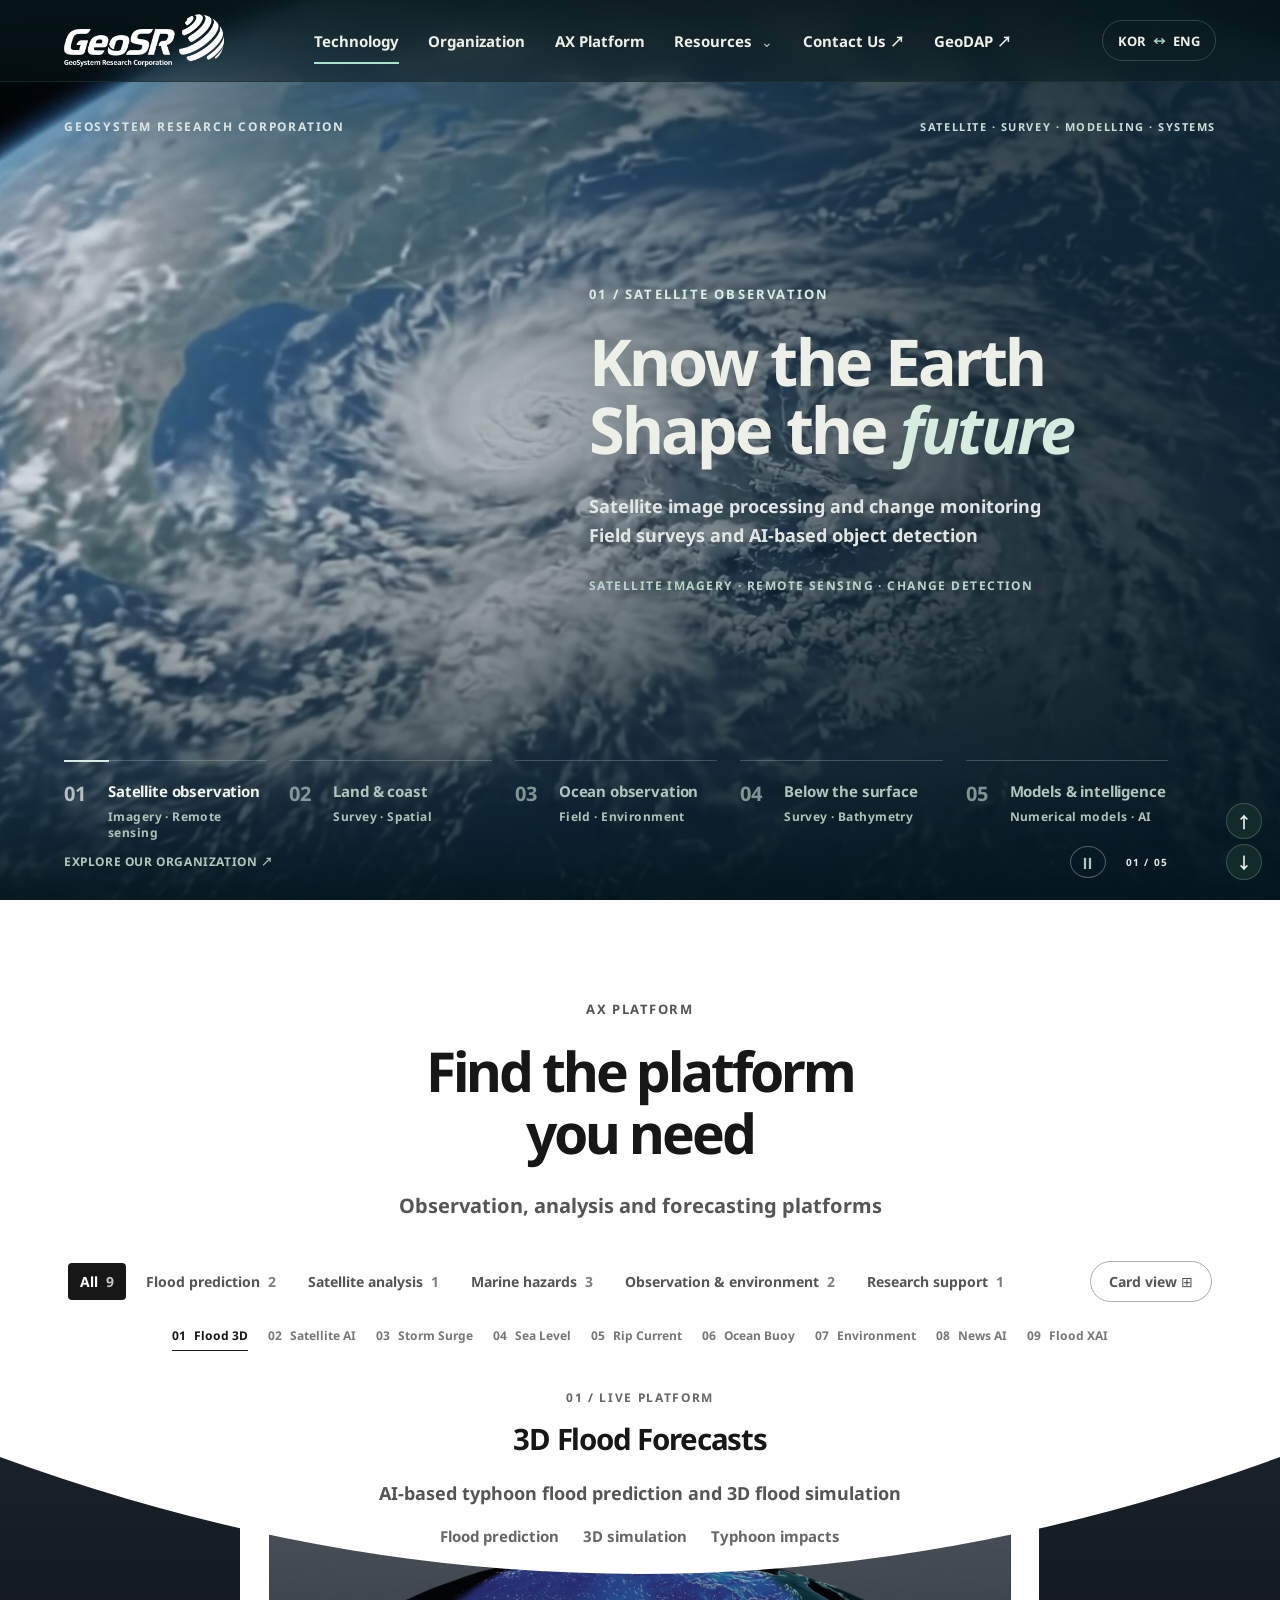
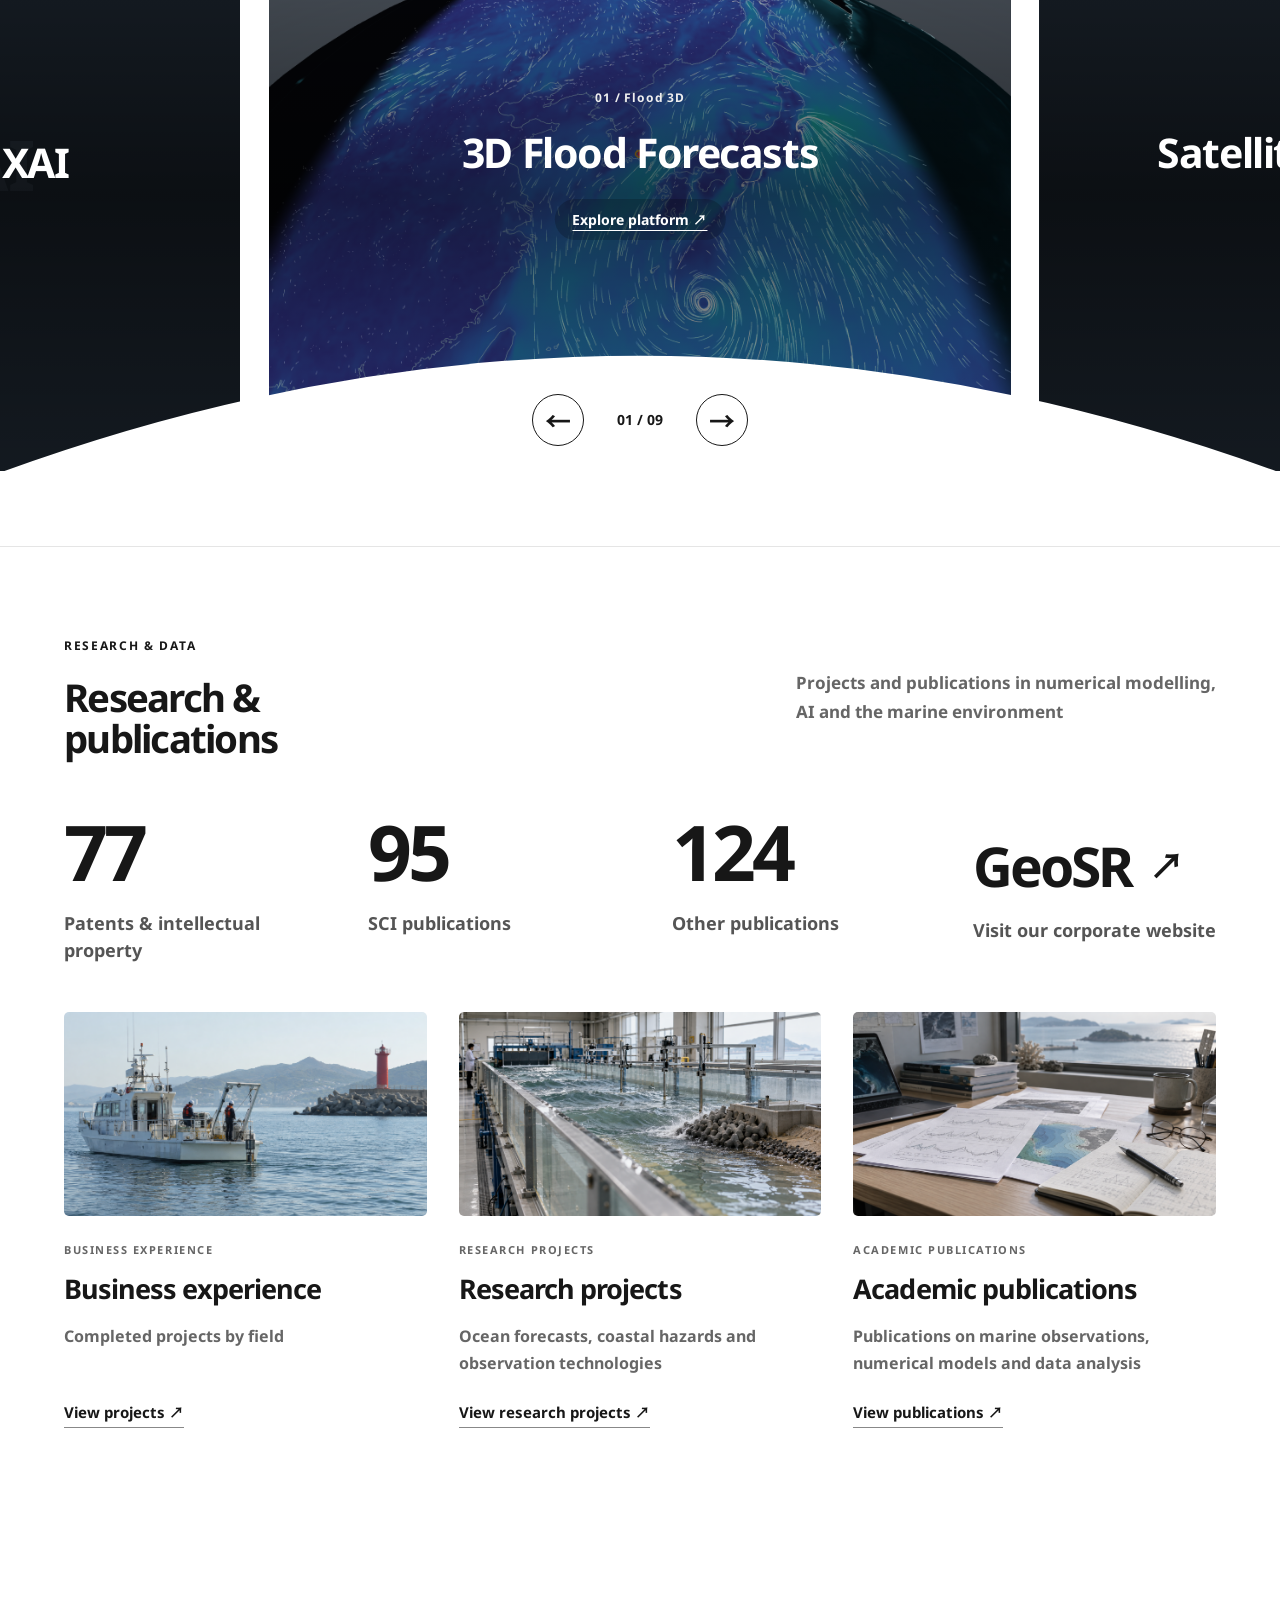
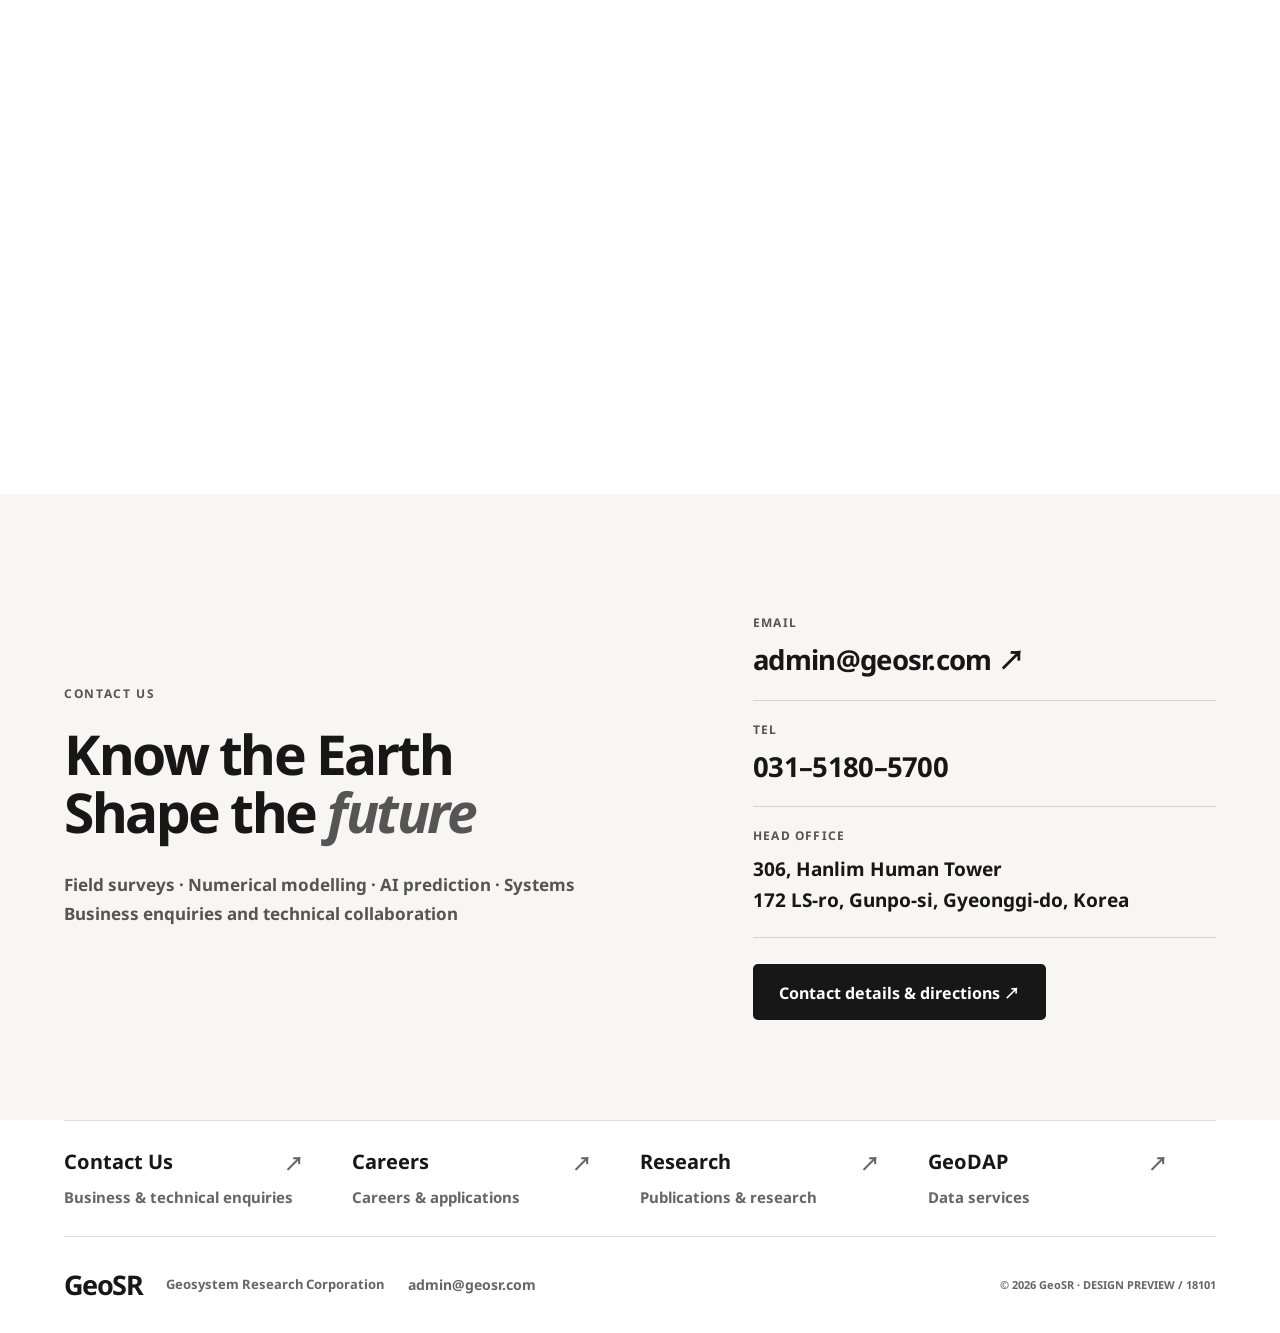
<file: index.html>
<!doctype html>
<html lang="en">
<head>
<meta charset="utf-8"><meta name="viewport" content="width=device-width,initial-scale=1">
<title>GeoSR — Flutterwave Design Study · 18101</title>
<meta name="theme-color" content="#071619"><link rel="icon" href="assets/favicon.png">
<link rel="preload" href="assets/fonts/noto-bold-20260915/NotoSans-Bold.woff2" as="font" type="font/woff2" crossorigin>
<link rel="stylesheet" href="portal/editorial-20260914/style.css?v=coastal-journey-1">
<link rel="stylesheet" href="portal/coastal-journey/style.css?v=journey-films-1">
<link rel="stylesheet" href="portal/company-20260914/style.css?v=company-2">
<link rel="stylesheet" href="portal/company-20260914/organization.css?v=org-leadership-1">
<link rel="stylesheet" href="portal/typography-20260915/noto-bold.css?v=1">
<link rel="stylesheet" href="portal/autoplay-gallery-20260915/style.css?v=2">
<script src="portal/company-20260914/content.js?v=company-2" defer></script>
<script src="portal/company-20260914/site.js?v=geodap-nav-1" defer></script>
<script src="portal/company-20260914/organization.js?v=org-leadership-1" defer></script>
<script src="portal/editorial-20260914/app.js?v=autoplay-gallery-1" defer></script>
<script src="portal/autoplay-gallery-20260915/hero.js?v=2" defer></script>
<script src="portal/flutter-20260921/gallery.js?v=1" defer></script>
<link rel="stylesheet" href="portal/flutter-20260921/style.css?v=1">
<script src="portal/flutter-20260921/site-motion.js?v=1" defer></script>
</head>
<body data-page="home">
<a class="skip" href="#platforms">Skip introduction</a>
<header id="site-header"></header>
<main>
<section id="home" class="earth-story autoplay-story" aria-label="Technology story"><div class="earth-pin">
<div class="journey-world" aria-hidden="true">
 <img class="earth-poster" src="assets/satellite-zoom-20260914/poster-1696.webp" srcset="assets/satellite-zoom-20260914/poster-960.webp 960w, assets/satellite-zoom-20260914/poster-1696.webp 1696w" sizes="100vw" alt="" fetchpriority="high">
</div>
<div class="earth-scrim"></div><div class="satellite-scrim" aria-hidden="true"></div>
<div class="coordinate">GEOSYSTEM RESEARCH CORPORATION <span>SATELLITE · SURVEY · MODELLING · SYSTEMS</span></div>
<div id="story-copy"></div>
<div class="depth-ruler" aria-hidden="true"><span>ABOVE</span><span>BEYOND</span><i class="depth-marker"></i></div>
<div class="vertical-track" id="story-track" role="group" aria-label="Technology journey chapters"></div>
<div class="earth-bottom"><a href="organization.html" data-local data-ko="조직과 주요 업무 보기 ↗" data-en="EXPLORE OUR ORGANIZATION ↗"></a><button id="hero-play" type="button" aria-label="Pause introduction video">Ⅱ</button><span id="scene-counter">01 / 05</span></div>
</div></section>

<section id="platforms" class="platform-story platform-gallery" aria-label="AX Platform"><div class="platform-pin">
<div id="platform-browser"></div>
</div></section>
<section id="research" class="research main-research section-pad" aria-labelledby="research-title">
<div class="section-head"><div><p class="eyebrow">RESEARCH &amp; DATA</p><h2 id="research-title" data-ko="논문과 연구실적" data-en="Research &amp;<br>publications"></h2></div><p class="section-intro" data-ko="수치모델·AI·해양환경 분야<br>사업·연구·학술 실적" data-en="Projects and publications in numerical modelling,<br>AI and the marine environment"></p></div>
<div class="research-evidence"><div class="research-metrics" aria-label="Research achievements">
<div><p class="metric-value">77<span data-ko="건" data-en=""></span></p><p data-ko="특허·지적재산권" data-en="Patents &amp; intellectual property"></p></div>
<div><p class="metric-value">95<span data-ko="편" data-en=""></span></p><p data-ko="SCI 논문" data-en="SCI publications"></p></div>
<div><p class="metric-value">124<span data-ko="편" data-en=""></span></p><p data-ko="일반 논문" data-en="Other publications"></p></div>
</div>
<a class="research-source-button" href="https://www.geosr.com/en/" data-href-ko="https://www.geosr.com/" data-href-en="https://www.geosr.com/en/" target="_blank" rel="noopener noreferrer"><span class="company-link-title">GeoSR <span class="source-arrow" aria-hidden="true">↗</span></span><span class="company-link-caption" data-ko="회사 홈페이지 바로가기" data-en="Visit our corporate website"></span></a></div>
<div class="research-grid fw-stories">
<a class="fw-story" href="https://www.geosr.com/en/sub/achieve/academic.asp" data-href-ko="https://www.geosr.com/sub/achieve/busines.asp" data-href-en="https://www.geosr.com/en/sub/achieve/academic.asp" target="_blank" rel="noopener noreferrer"><div class="fw-story-image"><img src="assets/editorial-generated-20260921/business.png" alt="" loading="lazy"></div><p class="eyebrow">BUSINESS EXPERIENCE</p><h3 data-ko="사업실적" data-en="Business experience"></h3><p data-ko="분야별 수행 사업과 주요 실적" data-en="Completed projects by field"></p><span data-ko="사업실적 보기 ↗" data-en="View projects ↗"></span></a>
<a class="fw-story" href="https://geosr.com/en/sub/achieve/research.asp" data-href-ko="https://geosr.com/sub/achieve/research.asp" data-href-en="https://geosr.com/en/sub/achieve/research.asp" target="_blank" rel="noopener noreferrer"><div class="fw-story-image"><img src="assets/editorial-generated-20260921/research.png" alt="" loading="lazy"></div><p class="eyebrow">RESEARCH PROJECTS</p><h3 data-ko="연구실적" data-en="Research projects"></h3><p data-ko="해양 예측, 연안재해 대응 및 관측·분석 기술 개발" data-en="Ocean forecasts, coastal hazards and observation technologies"></p><span data-ko="연구실적 보기 ↗" data-en="View research projects ↗"></span></a>
<a class="fw-story" href="https://geosr.com/en/sub/achieve/academic.asp" data-href-ko="https://www.geosr.com/sub/achieve/academic.asp" data-href-en="https://geosr.com/en/sub/achieve/academic.asp" target="_blank" rel="noopener noreferrer"><div class="fw-story-image"><img src="assets/editorial-generated-20260921/publications.png" alt="" loading="lazy"></div><p class="eyebrow">ACADEMIC PUBLICATIONS</p><h3 data-ko="학술실적" data-en="Academic publications"></h3><p data-ko="해양·환경 관측, 수치모델, 자료 분석 논문" data-en="Publications on marine observations, numerical models and data analysis"></p><span data-ko="학술실적 보기 ↗" data-en="View publications ↗"></span></a>
</div>
</section>
<section class="fw-team" aria-labelledby="team-title"><div class="fw-team-photo"><img src="assets/people-office-20260921.png" alt="" loading="lazy"></div><div class="fw-team-copy"><p class="eyebrow">PEOPLE &amp; EXPERTISE</p><h2 id="team-title" data-ko="조직과<br>주요 업무" data-en="Organization &amp;<br>departments"></h2><p data-ko="3개 부문 · 8개 부서<br>현장 조사 · 분석·예측 · 시스템 구축" data-en="3 divisions · 8 departments<br>Field surveys, analysis, forecasting and systems"></p><div><a data-local href="organization.html" data-ko="부서별 업무 보기 ↗" data-en="View departments ↗"></a><a data-local href="careers.html" data-ko="채용 안내 ↗" data-en="Careers ↗"></a></div></div></section>
<section id="contact" class="main-contact section-pad" aria-labelledby="contact-title">
<div class="contact-heading"><p class="eyebrow">CONTACT US</p><h2 id="contact-title" data-ko="사업·기술 문의" data-en="Know the Earth<br>Shape the <em>future</em>"></h2><p class="contact-intro" data-ko="현장 조사 · 수치모델 · AI 예측 · 시스템 구축<br>사업 협력 및 기술 문의" data-en="Field surveys · Numerical modelling · AI prediction · Systems<br>Business enquiries and technical collaboration"></p></div>
<div class="contact-summary"><dl><div><dt>EMAIL</dt><dd><a href="mailto:admin@geosr.com">admin@geosr.com ↗</a></dd></div><div><dt>TEL</dt><dd><a href="tel:+823151805700">031–5180–5700</a></dd></div><div><dt>HEAD OFFICE</dt><dd class="office-address" data-ko="경기도 군포시 엘에스로 172<br>한림휴먼타워 306호" data-en="306, Hanlim Human Tower<br>172 LS-ro, Gunpo-si, Gyeonggi-do, Korea"></dd></div></dl><a class="pill" data-local href="contact.html" data-ko="문의·위치 안내 자세히 보기 ↗" data-en="Contact details &amp; directions ↗"></a></div>
</section>
</main>
<footer id="page-end" class="site-footer"><div id="site-footer"></div></footer>
<div class="jump"><a href="#home" aria-label="Back to top">↑</a><a href="#page-end" aria-label="Go to bottom">↓</a></div>
<noscript><p>플랫폼 선택과 영상 소개에는 JavaScript 사용 필요</p><a href="contact.html">Contact Us</a></noscript>
</body></html>
</file>
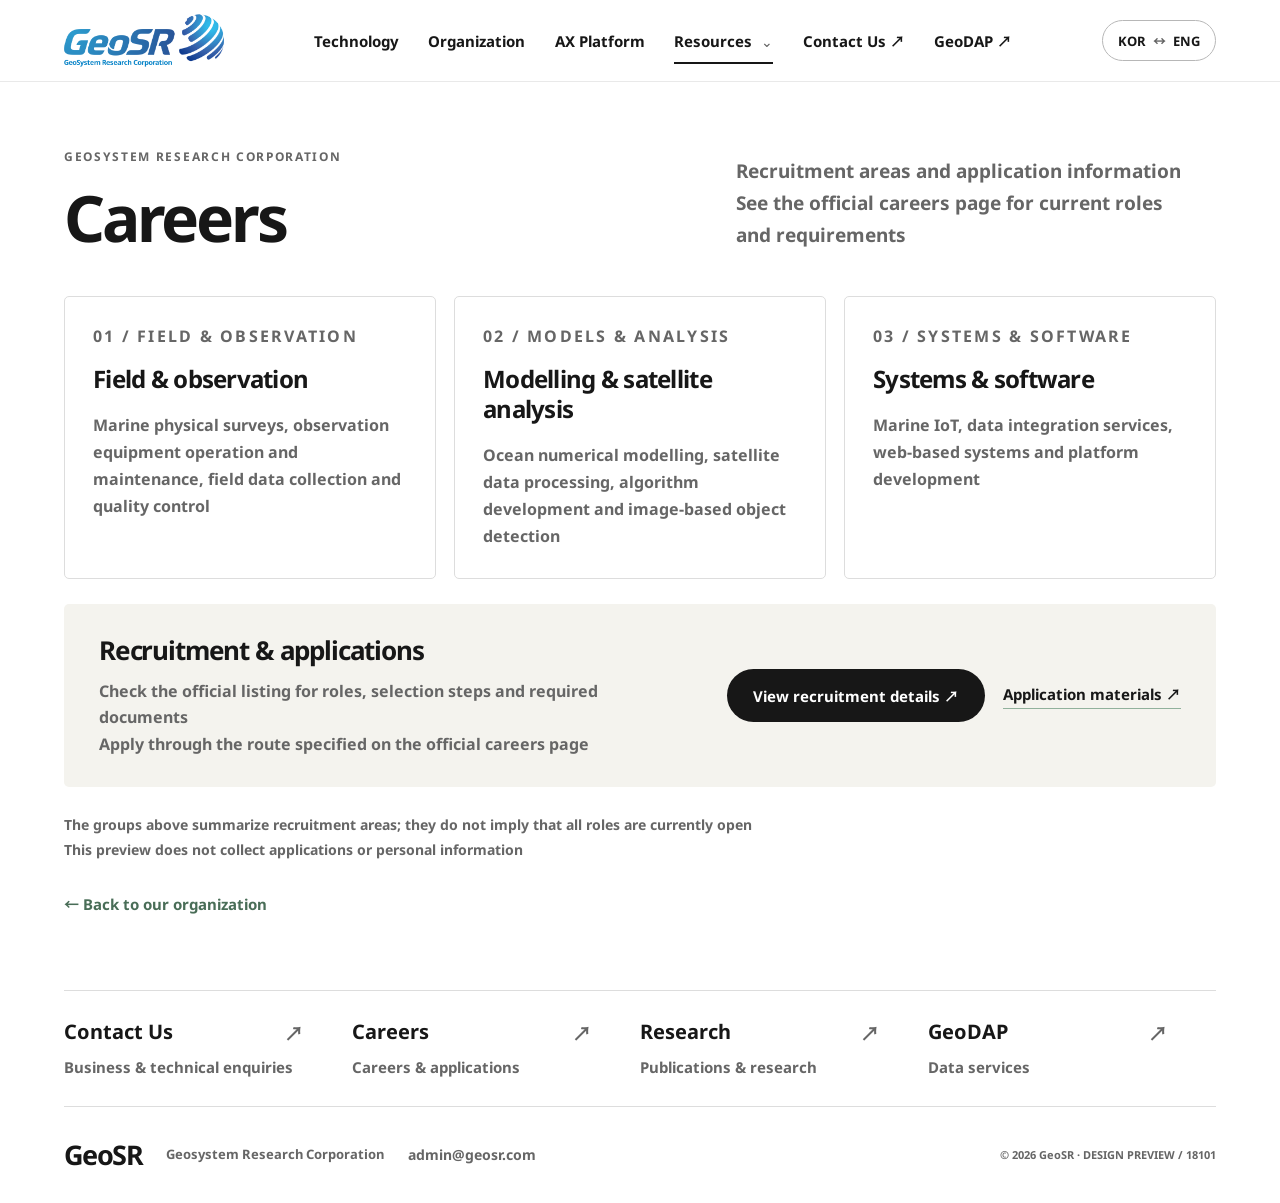
<file: careers.html>
<!doctype html>
<html lang="en"><head><meta charset="utf-8"><meta name="viewport" content="width=device-width,initial-scale=1">
<title>Careers — GeoSR · Design Preview</title><meta name="theme-color" content="#071619"><link rel="icon" href="assets/favicon.png">
<link rel="preload" href="assets/fonts/noto-bold-20260915/NotoSans-Bold.woff2" as="font" type="font/woff2" crossorigin>
<link rel="stylesheet" href="portal/editorial-20260914/style.css?v=coastal-journey-1">
<link rel="stylesheet" href="portal/company-20260914/style.css?v=company-2">
<link rel="stylesheet" href="portal/typography-20260915/noto-bold.css?v=1">
<script src="portal/company-20260914/site.js?v=geodap-nav-1" defer></script>
<link rel="stylesheet" href="portal/flutter-20260921/style.css?v=1">
<script src="portal/flutter-20260921/site-motion.js?v=1" defer></script>
</head><body class="info-page" data-page="careers">
<a class="skip" href="#main">Skip to content</a><header id="site-header"></header>
<main id="main" class="info-main"><div class="info-head"><div><p class="eyebrow">GEOSYSTEM RESEARCH CORPORATION</p><h1>Careers</h1></div><p class="intro" data-ko="주요 채용 분야와 지원 경로 안내<br>현재 모집 직무와 지원 조건은 공식 채용 안내에서 확인" data-en="Recruitment areas and application information<br>See the official careers page for current roles and requirements">Recruitment areas and application information<br>See the official careers page for current roles and requirements</p></div>
<div class="info-content"><div class="job-fields"><section class="info-card"><p class="eyebrow">01 / FIELD &amp; OBSERVATION</p><h2 data-ko="현장 조사·관측" data-en="Field &amp; observation">Field &amp; observation</h2><p data-ko="해양물리 조사, 관측장비 운영·유지보수, 현장자료 수집과 품질관리" data-en="Marine physical surveys, observation equipment operation and maintenance, field data collection and quality control">Marine physical surveys, observation equipment operation and maintenance, field data collection and quality control</p></section>
<section class="info-card"><p class="eyebrow">02 / MODELS &amp; ANALYSIS</p><h2 data-ko="모델링·위성 분석" data-en="Modelling &amp; satellite analysis">Modelling &amp; satellite analysis</h2><p data-ko="해양 수치모델링, 위성자료 처리·알고리즘 개발, 영상 기반 객체 탐지" data-en="Ocean numerical modelling, satellite data processing, algorithm development and image-based object detection">Ocean numerical modelling, satellite data processing, algorithm development and image-based object detection</p></section>
<section class="info-card"><p class="eyebrow">03 / SYSTEMS &amp; SOFTWARE</p><h2 data-ko="시스템·소프트웨어" data-en="Systems &amp; software">Systems &amp; software</h2><p data-ko="해양 IoT, 데이터 융합 서비스, 웹 기반 시스템 및 플랫폼 개발" data-en="Marine IoT, data integration services, web-based systems and platform development">Marine IoT, data integration services, web-based systems and platform development</p></section></div>
<section class="apply-panel"><div><h2 data-ko="채용 안내와 입사지원" data-en="Recruitment &amp; applications">Recruitment &amp; applications</h2><p data-ko="모집 직무·전형 절차·제출 서류는 공식 안내 기준<br>지원서 접수는 공식 채용 페이지의 안내 경로 이용" data-en="Check the official listing for roles, selection steps and required documents<br>Apply through the route specified on the official careers page">Check the official listing for roles, selection steps and required documents<br>Apply through the route specified on the official careers page</p></div><div class="apply-actions"><a class="pill" href="https://geosr.com/sub/career/recruit.asp" target="_blank" rel="noopener" data-ko="채용 안내 확인 ↗" data-en="View recruitment details ↗">View recruitment details ↗</a><a class="secondary-link" href="https://www.geosr.com/sub/career/recruitment.asp" target="_blank" rel="noopener" data-ko="입사지원서 자료 ↗" data-en="Application materials ↗">Application materials ↗</a></div></section>
<p class="info-hint" data-ko="위 항목은 채용 분야를 묶어 정리한 안내이며, 모든 분야의 상시 모집을 의미하지 않음<br>이 테스트 페이지에서는 지원서나 개인정보를 수집하지 않음" data-en="The groups above summarize recruitment areas; they do not imply that all roles are currently open<br>This preview does not collect applications or personal information">The groups above summarize recruitment areas; they do not imply that all roles are currently open<br>This preview does not collect applications or personal information</p><a class="section-return" data-local href="index.html#organization" data-ko="← 조직과 주요 업무로 돌아가기" data-en="← Back to our organization">← Back to our organization</a></div></main>
<footer id="site-footer" class="site-footer"></footer>
<noscript><p><a href="index.html">GeoSR Home</a> · <a href="mailto:admin@geosr.com">admin@geosr.com</a></p></noscript>
</body></html>
</file>
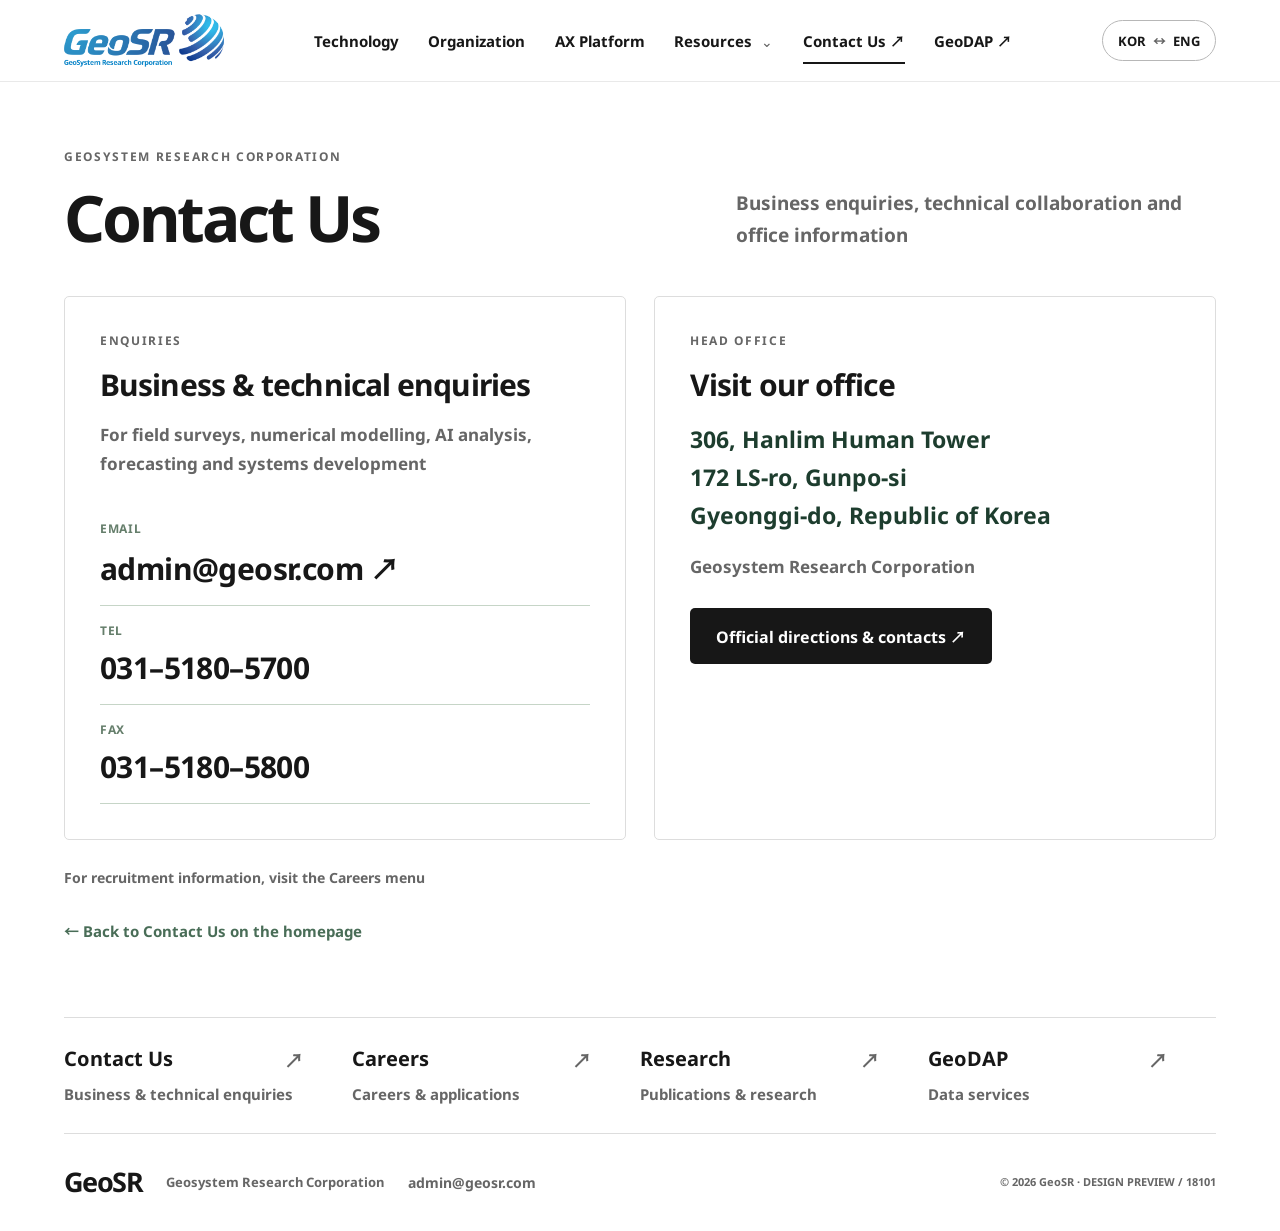
<file: contact.html>
<!doctype html>
<html lang="en"><head><meta charset="utf-8"><meta name="viewport" content="width=device-width,initial-scale=1">
<title>Contact Us — GeoSR · Design Preview</title><meta name="theme-color" content="#071619"><link rel="icon" href="assets/favicon.png">
<link rel="preload" href="assets/fonts/noto-bold-20260915/NotoSans-Bold.woff2" as="font" type="font/woff2" crossorigin>
<link rel="stylesheet" href="portal/editorial-20260914/style.css?v=coastal-journey-1">
<link rel="stylesheet" href="portal/company-20260914/style.css?v=company-2">
<link rel="stylesheet" href="portal/typography-20260915/noto-bold.css?v=1">
<script src="portal/company-20260914/site.js?v=geodap-nav-1" defer></script>
<link rel="stylesheet" href="portal/flutter-20260921/style.css?v=1">
<script src="portal/flutter-20260921/site-motion.js?v=1" defer></script>
</head><body class="info-page" data-page="contact">
<a class="skip" href="#main">Skip to content</a><header id="site-header"></header>
<main id="main" class="info-main"><div class="info-head"><div><p class="eyebrow">GEOSYSTEM RESEARCH CORPORATION</p><h1>Contact Us</h1></div><p class="intro" data-ko="사업 협력·기술 문의 및 회사 위치 안내" data-en="Business enquiries, technical collaboration and office information">Business enquiries, technical collaboration and office information</p></div>
<div class="info-content"><div class="info-two"><section class="info-card"><p class="eyebrow">ENQUIRIES</p><h2 data-ko="사업·기술 문의" data-en="Business &amp; technical enquiries">Business &amp; technical enquiries</h2><p data-ko="현장 조사, 수치모델·AI 분석, 예측 및 시스템 구축 관련 문의" data-en="For field surveys, numerical modelling, AI analysis, forecasting and systems development">For field surveys, numerical modelling, AI analysis, forecasting and systems development</p>
<dl class="contact-data"><div><dt>EMAIL</dt><dd><a href="mailto:admin@geosr.com">admin@geosr.com ↗</a></dd></div><div><dt>TEL</dt><dd><a href="tel:+823151805700">031–5180–5700</a></dd></div><div><dt>FAX</dt><dd>031–5180–5800</dd></div></dl></section>
<section class="info-card"><p class="eyebrow">HEAD OFFICE</p><h2 data-ko="오시는 길" data-en="Visit our office">Visit our office</h2><p class="address-copy" data-ko="경기도 군포시 엘에스로 172<br>한림휴먼타워 306호" data-en="306, Hanlim Human Tower<br>172 LS-ro, Gunpo-si<br>Gyeonggi-do, Republic of Korea">306, Hanlim Human Tower<br>172 LS-ro, Gunpo-si<br>Gyeonggi-do, Republic of Korea</p><p data-ko="주식회사 지오시스템리서치" data-en="Geosystem Research Corporation">Geosystem Research Corporation</p><a class="pill" href="https://geosr.com/sub/company/contactUs.asp" target="_blank" rel="noopener" data-ko="공식 위치·연락처 안내 ↗" data-en="Official directions &amp; contacts ↗">Official directions &amp; contacts ↗</a></section></div>
<p class="info-hint" data-ko="채용 관련 정보는 Careers 메뉴에서 확인" data-en="For recruitment information, visit the Careers menu">For recruitment information, visit the Careers menu</p><a class="section-return" data-local href="index.html#contact" data-ko="← 메인 Contact Us로 돌아가기" data-en="← Back to Contact Us on the homepage">← Back to Contact Us on the homepage</a></div></main>
<footer id="site-footer" class="site-footer"></footer>
<noscript><p><a href="index.html">GeoSR Home</a> · <a href="mailto:admin@geosr.com">admin@geosr.com</a></p></noscript>
</body></html>
</file>
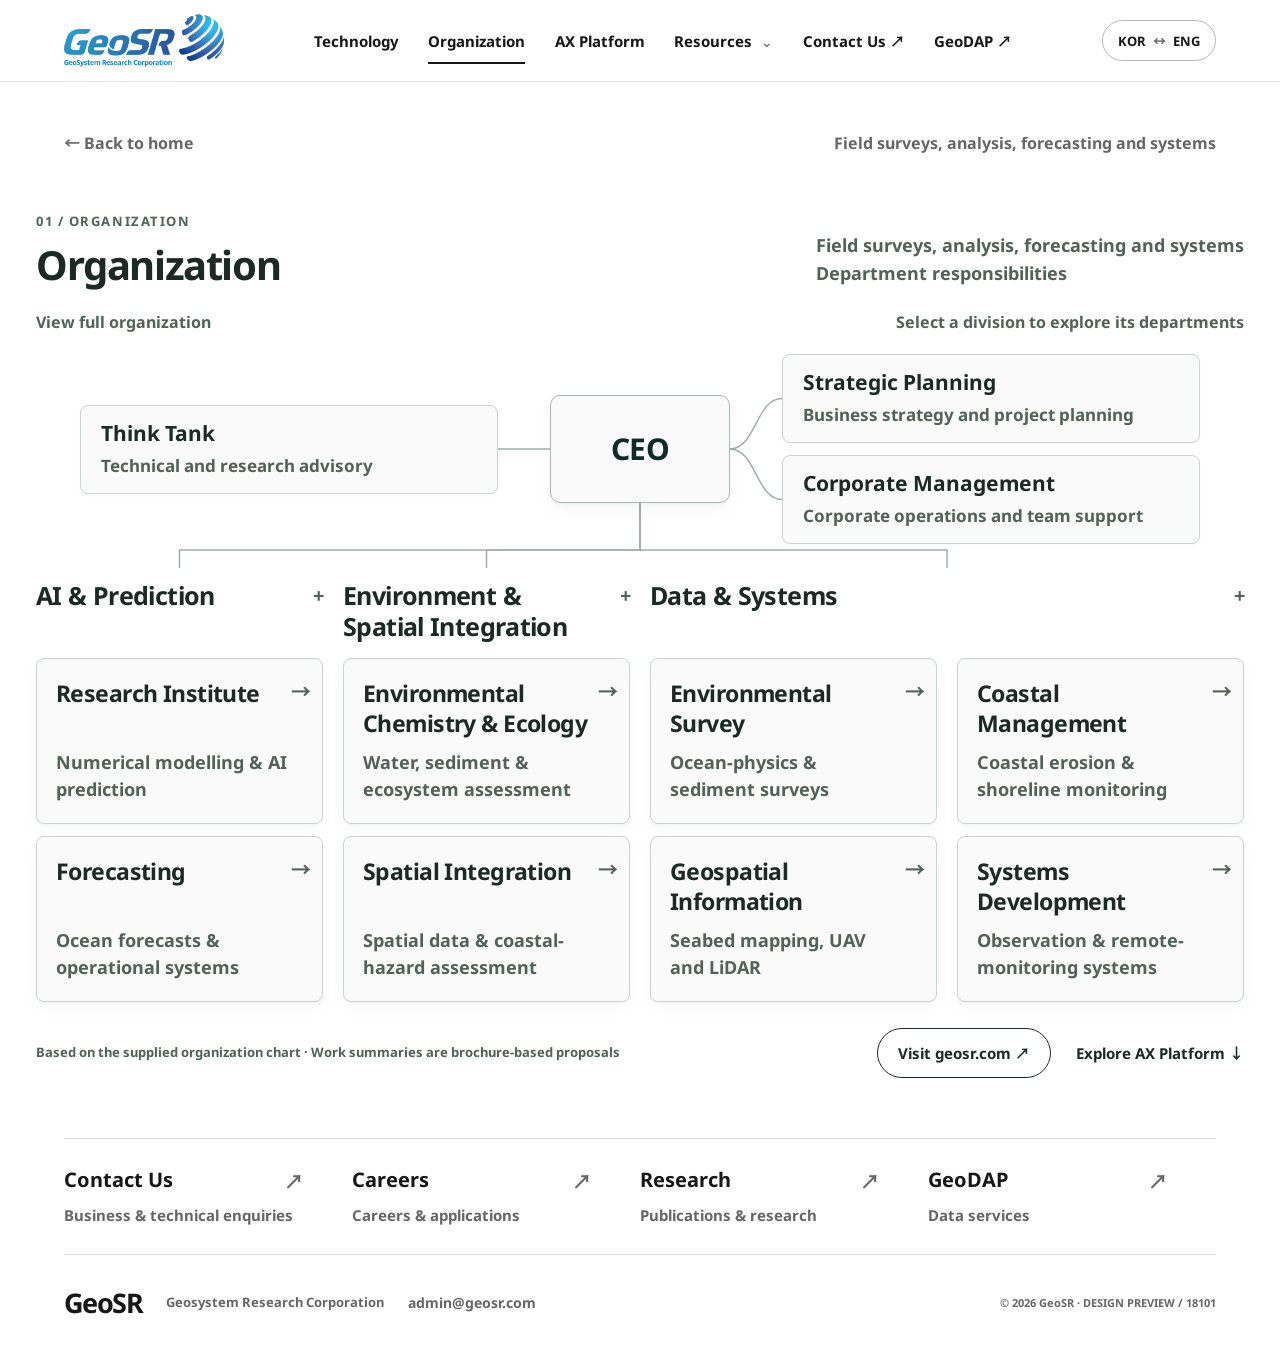
<file: organization.html>
<!doctype html>
<html lang="en"><head><meta charset="utf-8"><meta name="viewport" content="width=device-width,initial-scale=1">
<title>Organization — GeoSR</title><link rel="icon" href="assets/favicon.png">
<link rel="stylesheet" href="portal/editorial-20260914/style.css">
<link rel="stylesheet" href="portal/company-20260914/style.css">
<link rel="stylesheet" href="portal/company-20260914/organization.css">
<link rel="stylesheet" href="portal/typography-20260915/noto-bold.css">
<link rel="stylesheet" href="portal/autoplay-gallery-20260915/style.css">
<link rel="stylesheet" href="portal/flutter-20260921/style.css?v=1">
<script src="portal/company-20260914/content.js" defer></script>
<script src="portal/company-20260914/site.js" defer></script>
<script src="portal/company-20260914/organization.js" defer></script>
<script src="portal/flutter-20260921/site-motion.js?v=1" defer></script>
</head><body data-page="organization" class="organization-page">
<a class="skip" href="#organization">Skip to organization</a><header id="site-header"></header>
<main><div class="organization-intro"><a data-local href="index.html" data-ko="← 홈으로" data-en="← Back to home"></a><p data-ko="현장 조사 · 분석·예측 · 시스템 구축" data-en="Field surveys, analysis, forecasting and systems"></p></div>
<section id="organization" class="org-section org-v2">
<div class="section-head"><div><p class="eyebrow">01 / ORGANIZATION</p><h2 data-ko="조직과 주요 업무" data-en="Organization"></h2></div><p class="section-intro" data-ko="현장 조사 · 분석·예측 · 시스템 구축<br>부서별 주요 업무 안내" data-en="Field surveys, analysis, forecasting and systems<br>Department responsibilities"></p><span class="org-meta" data-ko="3개 부문 · 8개 부서" data-en="3 DIVISIONS · 8 DEPARTMENTS"></span></div>
<div id="organization-map"></div>
<div class="org-source"><span data-ko="제공된 조직도 기준 · 업무 소개는 회사소개서 내용을 요약한 검토안" data-en="Based on the supplied organization chart · Work summaries are brochure-based proposals"></span><div class="org-destinations"><a class="company-website" href="https://www.geosr.com/" target="_blank" rel="noopener noreferrer" data-ko="회사 홈페이지 ↗" data-en="Visit geosr.com ↗"></a><a href="index.html#platforms" data-local data-ko="AX Platform 살펴보기 ↓" data-en="Explore AX Platform ↓"></a></div></div>
</section>
</main><footer class="site-footer"><div id="site-footer"></div></footer></body></html>
</file>
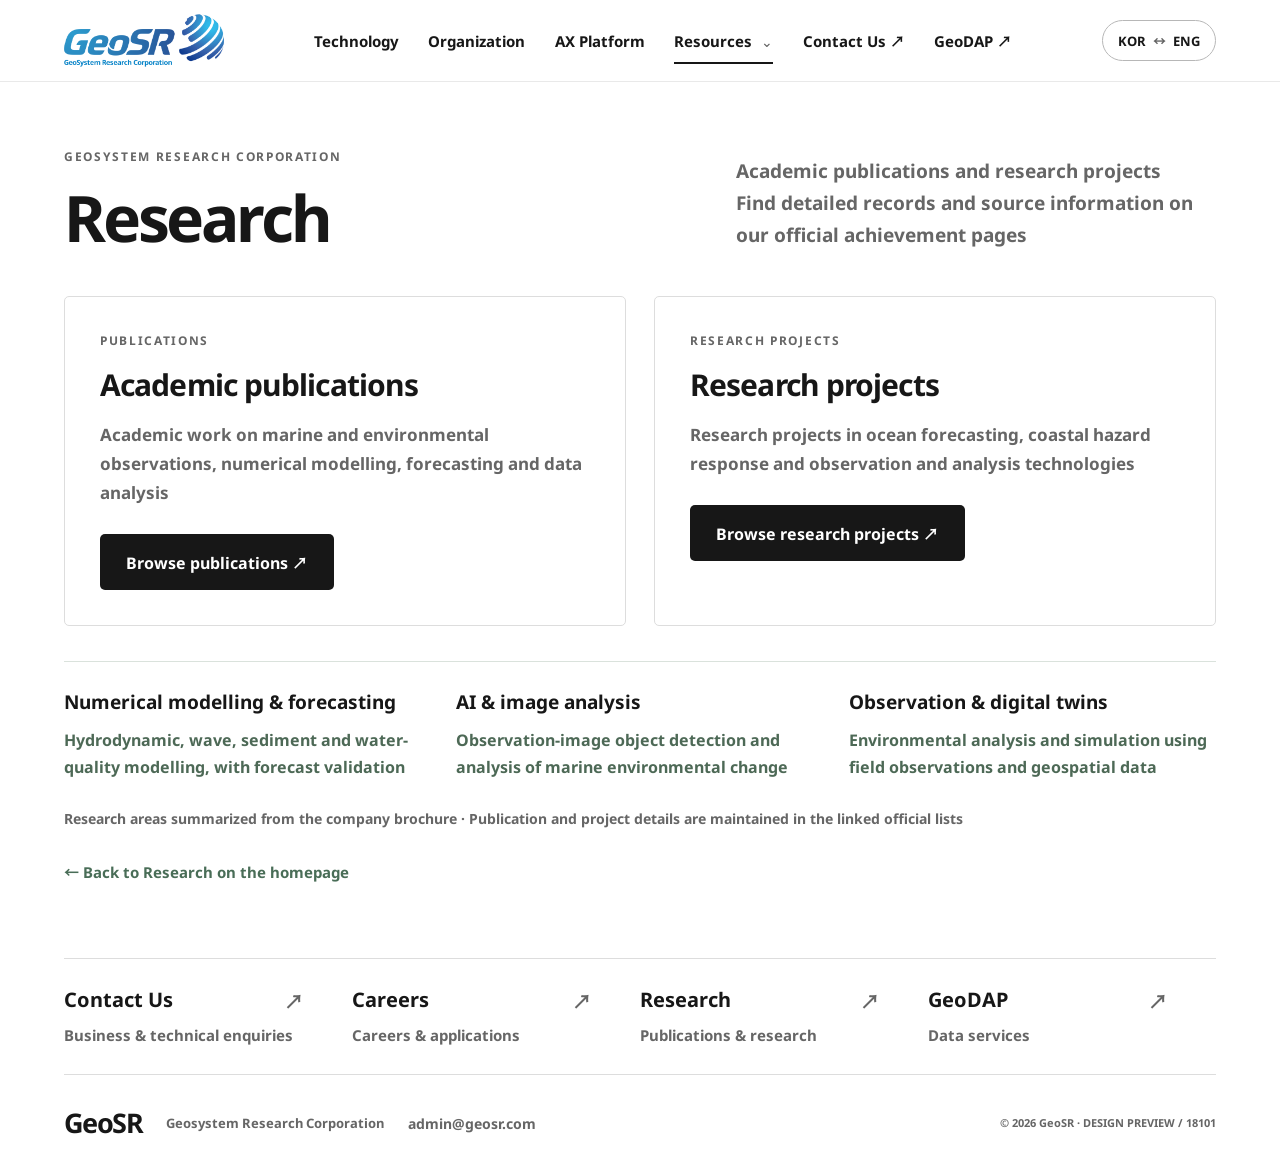
<file: research.html>
<!doctype html>
<html lang="en"><head><meta charset="utf-8"><meta name="viewport" content="width=device-width,initial-scale=1">
<title>Research — GeoSR · Design Preview</title><meta name="theme-color" content="#071619"><link rel="icon" href="assets/favicon.png">
<link rel="preload" href="assets/fonts/noto-bold-20260915/NotoSans-Bold.woff2" as="font" type="font/woff2" crossorigin>
<link rel="stylesheet" href="portal/editorial-20260914/style.css?v=coastal-journey-1">
<link rel="stylesheet" href="portal/company-20260914/style.css?v=company-2">
<link rel="stylesheet" href="portal/typography-20260915/noto-bold.css?v=1">
<script src="portal/company-20260914/site.js?v=geodap-nav-1" defer></script>
<link rel="stylesheet" href="portal/flutter-20260921/style.css?v=1">
<script src="portal/flutter-20260921/site-motion.js?v=1" defer></script>
</head><body class="info-page" data-page="research">
<a class="skip" href="#main">Skip to content</a><header id="site-header"></header>
<main id="main" class="info-main"><div class="info-head"><div><p class="eyebrow">GEOSYSTEM RESEARCH CORPORATION</p><h1>Research</h1></div><p class="intro" data-ko="학술 논문과 연구과제 실적 안내<br>세부 목록과 원문 정보는 공식 실적 페이지에서 확인" data-en="Academic publications and research projects<br>Find detailed records and source information on our official achievement pages">Academic publications and research projects<br>Find detailed records and source information on our official achievement pages</p></div>
<div class="info-content"><div class="info-two"><section id="publications" class="info-card"><p class="eyebrow">PUBLICATIONS</p><h2 data-ko="학술 논문" data-en="Academic publications">Academic publications</h2><p data-ko="해양·환경 관측, 수치모델, 예측 및 자료 분석 분야의 학술 실적" data-en="Academic work on marine and environmental observations, numerical modelling, forecasting and data analysis">Academic work on marine and environmental observations, numerical modelling, forecasting and data analysis</p><a class="pill" href="https://www.geosr.com/sub/achieve/academic.asp" target="_blank" rel="noopener" data-ko="학술실적 목록 보기 ↗" data-en="Browse publications ↗">Browse publications ↗</a></section>
<section id="projects" class="info-card"><p class="eyebrow">RESEARCH PROJECTS</p><h2 data-ko="연구과제" data-en="Research projects">Research projects</h2><p data-ko="해양 예측, 연안재해 대응, 관측·분석 기술 개발 등 주요 연구과제 실적" data-en="Research projects in ocean forecasting, coastal hazard response and observation and analysis technologies">Research projects in ocean forecasting, coastal hazard response and observation and analysis technologies</p><a class="pill" href="https://geosr.com/sub/achieve/research.asp" target="_blank" rel="noopener" data-ko="연구실적 목록 보기 ↗" data-en="Browse research projects ↗">Browse research projects ↗</a></section></div>
<div class="evidence-topics"><section><h3 data-ko="수치모델·예측" data-en="Numerical modelling &amp; forecasting">Numerical modelling &amp; forecasting</h3><p data-ko="해수유동·파랑·퇴적물·수질 모델링과 예측자료 검증" data-en="Hydrodynamic, wave, sediment and water-quality modelling, with forecast validation">Hydrodynamic, wave, sediment and water-quality modelling, with forecast validation</p></section><section><h3 data-ko="AI·영상 분석" data-en="AI &amp; image analysis">AI &amp; image analysis</h3><p data-ko="관측영상 기반 객체 탐지와 해양환경 변화 분석" data-en="Observation-image object detection and analysis of marine environmental change">Observation-image object detection and analysis of marine environmental change</p></section><section><h3 data-ko="관측·디지털트윈" data-en="Observation &amp; digital twins">Observation &amp; digital twins</h3><p data-ko="현장 관측자료와 공간정보를 활용한 환경 분석·시뮬레이션" data-en="Environmental analysis and simulation using field observations and geospatial data">Environmental analysis and simulation using field observations and geospatial data</p></section></div>
<p class="info-hint" data-ko="연구 분야 소개는 회사소개서 기준 · 논문과 과제의 상세 정보는 연결된 공식 목록 기준" data-en="Research areas summarized from the company brochure · Publication and project details are maintained in the linked official lists">Research areas summarized from the company brochure · Publication and project details are maintained in the linked official lists</p><a class="section-return" data-local href="index.html#research" data-ko="← 메인 Research로 돌아가기" data-en="← Back to Research on the homepage">← Back to Research on the homepage</a></div></main>
<footer id="site-footer" class="site-footer"></footer>
<noscript><p><a href="index.html">GeoSR Home</a> · <a href="mailto:admin@geosr.com">admin@geosr.com</a></p></noscript>
</body></html>
</file>
<file: portal/editorial-20260914/style.css>
/* Paths relative to portal/editorial-20260914/. */
#camera-study{position:absolute;inset:0;width:100%;height:100%;opacity:0;transition:opacity .45s;pointer-events:none}#camera-study.ready{opacity:1}
@media(prefers-reduced-motion:reduce){#camera-study{display:none}}
.earth-pin .earth-panorama{inset:auto;top:0;left:0;width:max(100%,135svh);height:auto;max-width:none;object-fit:initial;filter:none;will-change:transform}
.earth-pin .earth-scrim{background:linear-gradient(90deg,#03111980,transparent 75%),linear-gradient(0deg,#05171cdb,transparent 23%,transparent 90%,#05171c44)}
.earth-pin .contour{display:none}
@media(max-width:700px){.earth-pin .earth-scrim{background:linear-gradient(90deg,#031119a6,#03111930),linear-gradient(0deg,#05171cbb,transparent 40%)}}
html[lang=ko] em{font-family:Pretendard,sans-serif;font-style:normal;font-weight:500}#film-count{white-space:nowrap;flex-shrink:0}
@media(max-width:700px){.film-controls{padding-right:20px}}
@font-face{font-family:Pretendard;src:url('../../assets/PretendardVariable.woff2');font-weight:100 900;font-display:swap}
@font-face{font-family:Editorial;src:url('../../assets/CormorantGaramond-Italic.ttf');font-style:italic;font-display:swap}
:root{--ink:#071619;--paper:#edf0e8;--accent:#a8e4cd;--line:#ffffff2c;--pad:clamp(24px,5vw,100px)}
*{box-sizing:border-box}html{scroll-behavior:smooth;scroll-padding-top:86px}body{margin:0;background:var(--ink);color:var(--paper);font-family:Pretendard,Arial,sans-serif;font-weight:500}a{color:inherit;text-decoration:none}button{font:inherit;color:inherit;cursor:pointer}button,a{-webkit-tap-highlight-color:transparent}button:focus-visible,a:focus-visible,summary:focus-visible{outline:3px solid #62b9a1;outline-offset:5px}button{border:1px solid var(--line);background:none}h1,h2,h3,p{margin:0}h2{font-size:clamp(38px,4.4vw,74px);font-weight:500;letter-spacing:-.045em;line-height:1.08}em{font-family:Editorial,Georgia,serif;font-weight:500}header{position:fixed;top:0;inset-inline:0;height:82px;padding:0 var(--pad);display:flex;align-items:center;justify-content:space-between;gap:28px;z-index:50;background:linear-gradient(#071619d9,#07161980);backdrop-filter:blur(12px);border-bottom:1px solid #ffffff14}.brand img{width:112px;height:auto;filter:brightness(0) invert(1)}header nav{display:flex;gap:clamp(15px,2.3vw,40px)}header nav a{font-size:15px;position:relative;padding:29px 0;white-space:nowrap}header nav a:after{content:"";position:absolute;bottom:16px;left:0;width:0;height:2px;background:var(--accent);transition:width .3s}header nav a[aria-current]:after{width:100%}#language{border-radius:40px;padding:10px 15px;font-size:13px;white-space:nowrap}#language span{padding:0 4px;color:var(--accent)}.skip{position:fixed;top:-80px;left:20px;z-index:100;background:white;color:black;padding:15px}.skip:focus{top:8px}.earth-story{height:360svh}.earth-pin{height:100svh;position:sticky;top:0;overflow:hidden;background:#08181f}.earth-film{position:absolute;inset:0;width:100%;height:100%;object-fit:cover;filter:saturate(.65);will-change:transform}.earth-scrim{position:absolute;inset:0;background:linear-gradient(90deg,#031119d9 0%,#03111945 65%),linear-gradient(0deg,#05171cf2,transparent 48%)}.contour{position:absolute;inset:0;background:url('../../assets/ocean-contours.svg') center/cover;opacity:.22;mix-blend-mode:screen;pointer-events:none;will-change:transform}.coordinate{position:absolute;top:122px;left:var(--pad);right:var(--pad);display:flex;justify-content:space-between;font-size:11px;letter-spacing:.14em;color:#d6e7e1}.story-panel{position:absolute;left:var(--pad);top:38%;width:min(900px,77vw);opacity:0;pointer-events:none;will-change:opacity,transform}.story-panel h1,.story-panel h2{font-size:clamp(44px,6.6vw,106px);line-height:1.02;letter-spacing:-.045em;font-weight:600}.story-panel h2 em,.story-panel h1 em{color:var(--accent)}.story-panel .eyebrow{margin-bottom:24px}.story-panel .lead{font-size:clamp(18px,1.5vw,24px);line-height:1.7;max-width:650px;margin-top:28px;color:#d1ded9}.story-panel .detail{margin-top:23px;font-size:12px;letter-spacing:.12em;color:var(--accent)}.eyebrow{font-size:12px;letter-spacing:.14em;font-weight:600;margin-bottom:23px}.vertical-track{position:absolute;right:var(--pad);top:38%;display:flex;flex-direction:column;gap:22px}.vertical-track button{display:flex;align-items:center;gap:12px;border:0;color:#bcc9c5;font-size:12px;padding:5px}.vertical-track i{width:2px;height:32px;background:#ffffff30}.vertical-track button.active{color:var(--accent)}.vertical-track button.active i{background:var(--accent)}.earth-bottom{position:absolute;bottom:35px;left:var(--pad);right:var(--pad);display:flex;justify-content:space-between;font-size:11px;letter-spacing:.12em;border-top:1px solid var(--line);padding-top:24px}.section-pad{padding:110px var(--pad)}.people{background:var(--paper);color:var(--ink)}.section-head{display:flex;align-items:end;justify-content:space-between;gap:50px;margin-bottom:64px}.section-intro{font-size:19px;line-height:1.7;max-width:440px}.org-heading{display:flex;align-items:center;justify-content:space-between;border-top:1px solid #0b25264d;border-bottom:1px solid #0b25264d;padding:26px 0;gap:20px}.org-heading>span:first-child{font-size:32px;font-weight:700;letter-spacing:-.06em}.org-heading>span:nth-child(2){font-size:13px;letter-spacing:.1em}.org-heading a{font-size:18px}.draft-note{font-size:13px;line-height:1.7;opacity:.65;margin-top:20px}.org-grid{display:grid;grid-template-columns:repeat(3,1fr);gap:0 38px;margin-top:40px}.org-grid details{border-bottom:1px solid #0b252633;padding:30px 0;min-height:200px}.org-grid summary{cursor:pointer;list-style:none;display:grid;grid-template-columns:35px 1fr 25px;gap:10px;align-items:center}.org-grid summary::-webkit-details-marker{display:none}.org-grid summary b{font-weight:500;font-size:26px;letter-spacing:-.035em}.org-grid summary>span{font-size:12px;color:#527268}.org-grid summary i{font-style:normal;font-size:27px;font-weight:300}.org-grid details[open] summary i{transform:rotate(45deg)}.org-grid .role{font-size:17px;line-height:1.65;margin:22px 0 0 45px;color:#3a504a}.org-grid .role-extra{margin:20px 0 0 45px;font-size:14px;line-height:1.9;color:#486b5f}.org-grid details .role{display:block}.org-grid summary .role{grid-column:2/4;margin:12px 0 0;font-size:17px}.platform-story{height:640svh;background:#071619}.platform-pin{position:sticky;top:0;height:100svh;padding:105px var(--pad) 24px;display:flex;flex-direction:column;overflow:hidden}.film-heading{display:flex;align-items:end;justify-content:space-between;gap:30px;margin-bottom:22px}.film-heading .eyebrow{margin-bottom:10px}.film-heading h2{font-size:clamp(34px,3.5vw,56px)}.film-heading>p{font-size:17px;line-height:1.6;color:#adbfba}.film-heading>span{font-size:14px;color:var(--accent)}.film-tabs{display:flex;gap:7px;overflow-x:auto;flex-shrink:0;margin-bottom:20px;padding:3px 0 10px;scrollbar-width:thin}.film-tabs button{white-space:nowrap;border-radius:30px;padding:10px 16px;font-size:13px;transition:background .25s,color .25s}.film-tabs button.active{background:var(--paper);border-color:var(--paper);color:var(--ink)}.film-layout{display:grid;grid-template-columns:minmax(0,1.95fr) minmax(270px,1fr);gap:clamp(28px,4vw,80px);align-items:center;min-height:0;flex:1}.screen{position:relative;background:#102a2b;border-radius:6px;overflow:hidden;aspect-ratio:16/9;max-height:100%;width:100%;align-self:center}.screen video,.screen img{position:absolute;width:100%;height:100%;object-fit:contain;inset:0}.film-media{position:absolute;inset:0;opacity:0;transform:translateY(12%);transition:transform .65s cubic-bezier(.22,1,.36,1),opacity .5s;pointer-events:none}.film-media.active{opacity:1;transform:translateY(0)}.media-note{position:absolute;bottom:0;left:0;right:0;background:#061718e8;padding:10px 16px;font-size:10px;letter-spacing:.09em;padding-right:60px;color:#d9e7e0}#film-pause{position:absolute;bottom:5px;right:10px;border:0;width:32px;height:30px;background:#183b3c;border-radius:40px}.film-copy{align-self:center;max-width:450px}.film-copy .eyebrow{color:var(--accent);margin-bottom:16px}.film-copy h3{font-size:clamp(26px,2.65vw,43px);line-height:1.2;letter-spacing:-.035em;margin-bottom:22px;font-weight:600}.film-copy .description{font-size:18px;line-height:1.7;color:#c1cec7}.film-copy ul{list-style:none;padding:22px 0 0;border-top:1px solid var(--line);margin:25px 0 0}.film-copy li{font-size:15px;padding:7px 0;color:#c1cec7}.film-copy li:before{content:"↗";color:var(--accent);margin-right:12px}.film-controls{display:flex;justify-content:space-between;align-items:center;margin-top:15px;gap:20px}.film-controls>span{font-size:11px;letter-spacing:.1em;color:#b6c6c0}.film-controls button{width:46px;height:40px;border-radius:30px;font-size:23px;margin-left:8px}.film-controls button:disabled{opacity:.25;cursor:default}.film-progress{height:2px;background:#ffffff20;margin-top:16px}.film-progress i{display:block;height:100%;background:var(--accent);width:0;transition:width .2s}.research{background:#dfe7df;color:var(--ink)}.research-grid{display:grid;grid-template-columns:1.15fr 1fr;gap:45px}.data-card{position:relative;min-height:390px;overflow:hidden;border-radius:6px;background:#08151d}.data-card img{width:100%;height:100%;position:absolute;object-fit:cover;opacity:.55;transition:transform .8s}.data-card:hover img{transform:scale(1.035)}.data-card:after{content:"";position:absolute;inset:0;background:linear-gradient(transparent,#05171cf2)}.data-card>div{position:absolute;bottom:35px;left:35px;right:35px;color:white;z-index:1}.data-card h3,.papers h3{font-size:30px;margin-bottom:15px;letter-spacing:-.025em}.data-card p,.papers>p:not(.eyebrow){font-size:16px;line-height:1.6}.papers{padding:15px 0}.papers .eyebrow{color:#436b5a}.paper-row{display:flex;align-items:center;gap:16px;padding:26px 0;border-bottom:1px solid #07161930}.paper-row>span:nth-child(2){font-size:17px;flex:1}.paper-row>span:first-child{font-size:12px;color:#486757}.paper-row small{font-size:10px;letter-spacing:.05em}.careers{display:grid;grid-template-columns:1.2fr 1fr;align-items:center;gap:60px;background:#21423c}.careers>div>p:not(.eyebrow):not(.draft-note){font-size:21px;line-height:1.65}.pill{display:inline-block;background:var(--paper);color:var(--ink);padding:16px 26px;border-radius:50px;margin-top:30px;font-size:16px}footer h2{font-size:clamp(50px,7vw,114px);line-height:1.03}footer em{color:var(--accent)}.contact-row{display:flex;gap:50px;margin:65px 0;font-size:clamp(18px,2.4vw,34px)}.footer-bottom{display:flex;justify-content:space-between;align-items:end;gap:30px;border-top:1px solid var(--line);padding-top:32px;font-size:13px;line-height:1.8;color:#aebfba}.footer-bottom>div{display:flex;gap:20px}.jump{position:fixed;right:18px;bottom:20px;display:flex;flex-direction:column;z-index:40;gap:5px}.jump a{display:grid;place-items:center;width:36px;height:36px;background:#152d2ce6;border:1px solid #ffffff30;border-radius:50%;color:#eee}.empty-film{display:grid;place-items:center;height:100%;text-align:center;background:radial-gradient(ellipse,#1c4845,#071619);font-size:30px}.empty-film small{display:block;font-size:13px;margin-top:20px}.screen:fullscreen{max-height:none;background:#000}
@media(min-width:1600px){.film-layout{max-width:1600px;width:100%;margin:auto}.film-heading h2{font-size:60px}.film-copy .description{font-size:22px}.film-copy li{font-size:18px}}
@media(max-height:780px) and (min-width:901px){.platform-pin{padding-top:90px}.film-heading h2{font-size:34px}.film-heading h2 br{display:none}.film-heading{margin-bottom:12px}.film-tabs{margin-bottom:10px}.film-copy h3{font-size:28px;margin-bottom:12px}.film-copy ul{padding-top:10px;margin-top:12px}.film-copy .description{font-size:16px}.screen{width:auto;max-width:100%;height:100%;justify-self:center}.story-panel{top:34%}}
@media(max-width:1000px){header{padding-inline:24px;gap:18px}header nav{gap:17px}header nav a{font-size:12px}.brand img{width:90px}.org-grid{grid-template-columns:repeat(2,1fr)}.film-layout{gap:24px;grid-template-columns:1.6fr 1fr}.film-copy h3{font-size:28px}.film-copy .description{font-size:16px}.film-copy li{font-size:13px}}
@media(max-width:700px){header{height:72px;flex-wrap:wrap;gap:0;align-content:center;justify-content:space-between}header nav{order:3;width:100%;justify-content:space-between;margin-top:7px}header nav a{padding:0;font-size:10px}header nav a:after{bottom:-6px}.brand img{width:75px}#language{padding:4px 10px;font-size:11px}.coordinate{top:102px;font-size:9px}.coordinate span{display:none}.story-panel{width:80vw;top:37%}.story-panel h1,.story-panel h2{font-size:46px}.story-panel .lead{font-size:17px;line-height:1.65;margin-top:24px}.story-panel .detail{font-size:9px;max-width:80%;line-height:1.8}.vertical-track{right:12px;top:35%;gap:13px}.vertical-track button{font-size:9px;gap:5px}.vertical-track i{height:25px}.earth-bottom{font-size:9px;bottom:25px}.earth-bottom>span:nth-child(2){display:none}.section-pad{padding:75px 24px}.section-head{display:block;margin-bottom:35px}.section-intro{font-size:17px;margin-top:25px}.org-heading{flex-wrap:wrap}.org-heading>span:nth-child(2){order:3;flex-basis:100%;font-size:10px}.org-grid{grid-template-columns:1fr;gap:0;margin-top:15px}.org-grid details{min-height:0;padding:23px 0}.org-grid summary b{font-size:23px}.platform-story{height:650svh}.platform-pin{padding:92px 24px 16px}.film-heading h2{font-size:31px}.film-heading h2 br{display:none}.film-heading>p{display:none}.film-heading{margin-bottom:16px}.film-tabs{margin-bottom:12px}.film-tabs button{font-size:11px;padding:8px 12px}.film-layout{display:flex;flex-direction:column;align-items:stretch;justify-content:center;gap:20px;flex:1}.screen{width:100%;height:auto;flex-shrink:0;max-height:32svh}.film-copy{align-self:stretch;max-width:none}.film-copy .eyebrow{font-size:10px;margin-bottom:8px}.film-copy h3{font-size:27px;margin-bottom:10px}.film-copy .description{font-size:16px;line-height:1.5}.film-copy ul{display:flex;flex-wrap:wrap;gap:5px 12px;margin:12px 0 0;padding-top:10px}.film-copy li{font-size:12px;padding:0}.film-copy li:before{margin-right:4px}.film-controls>span{font-size:9px;max-width:200px;line-height:1.5}.film-controls button{width:35px;height:32px;margin-left:4px}.media-note{font-size:8px;padding:8px;padding-right:42px}.research-grid,.careers{grid-template-columns:1fr;gap:35px}.data-card{min-height:300px}.paper-row{gap:10px}.paper-row>span:nth-child(2){font-size:15px}.paper-row small{font-size:8px}.contact-row{flex-direction:column;gap:20px;margin:40px 0}.footer-bottom{align-items:start;flex-direction:column}.draft-note{font-size:12px}.jump{right:7px}.jump a{width:29px;height:29px}}
@media(prefers-reduced-motion:reduce){html{scroll-behavior:auto}*,*:before,*:after{transition:none!important;animation:none!important}.earth-story{height:auto}.earth-pin{height:auto;min-height:100svh;padding:140px var(--pad) 70px}.earth-film{display:none}.story-panel{position:relative;top:auto;left:auto;opacity:1!important;transform:none!important;width:100%;margin:40px 0}.story-panel h1,.story-panel h2{font-size:44px}.vertical-track,.coordinate,.earth-bottom,.contour{display:none}.platform-story{height:auto}.platform-pin{position:relative;height:auto;min-height:850px}.film-layout{flex:none}.screen{height:auto;aspect-ratio:16/9}.film-controls>span{visibility:hidden}}
</file>
<file: portal/coastal-journey/style.css>
/* 18100 only · five scroll-directed films, with no extra image zoom. */
.earth-story{height:720svh}
.earth-pin{background:#07181e;isolation:isolate;--journey-progress:0%}
.journey-world{position:absolute;inset:0;overflow:hidden;z-index:-3}
.journey-layer{position:absolute;inset:0;overflow:hidden;visibility:hidden}
.journey-layer:first-child{visibility:visible}
.journey-layer img,.journey-video{position:absolute;inset:0;width:100%;height:100%;object-fit:cover;object-position:50% 50%;transform:none!important;filter:none;pointer-events:none}
.journey-video{opacity:0}
.journey-layer.video-ready .journey-video{opacity:1}
.journey-layer.video-ready img{opacity:0}
.earth-pin .earth-scrim{z-index:-1;opacity:calc(1 - var(--satellite-opacity,1));background:linear-gradient(90deg,#03151fbe, #03151f75 29%,#03151f12 68%,#03151f08),linear-gradient(0deg,#04151ced 0%,#04151c7a 15%,transparent 45%,transparent 78%,#04151c68);pointer-events:none}
.coordinate{top:118px;font-size:12px;letter-spacing:.15em;color:#dbe4e3;align-items:center}
.coordinate span{color:#cbdbd7;letter-spacing:.14em;font-size:11px}
.story-panel{top:49%;left:var(--pad);width:min(54vw,930px);transform:translateY(-50%);pointer-events:auto}
.story-panel[data-scene="0"],.story-panel[data-scene="1"]{left:auto;right:var(--pad);width:min(46vw,880px)}
.satellite-scrim{position:absolute;inset:0;z-index:-1;opacity:var(--satellite-opacity,1);pointer-events:none;background:linear-gradient(90deg,#03151f12 12%,#03151f45 40%,#03151fba 77%,#03151fd6),linear-gradient(0deg,#04151ced 0%,#04151c7a 15%,transparent 45%,transparent 78%,#04151c68)}
.story-panel h1,.story-panel h2{font-size:clamp(46px,5.05vw,94px);line-height:1.05;letter-spacing:-.045em;font-weight:600}
.story-panel h1 em,.story-panel h2 em{color:#d6ece1}
.story-panel .eyebrow{font-size:13px;letter-spacing:.17em;margin-bottom:25px;color:#d9ede5;display:flex;align-items:center;gap:12px}
.story-panel .eyebrow:before{content:"";width:25px;height:1px;background:#a8cfbf}
.story-panel .lead{font-size:clamp(18px,1.2vw,23px);max-width:570px;margin-top:28px;line-height:1.65;color:#e0e6e3;text-wrap:pretty}
html[lang=ko] .story-panel .lead{word-break:keep-all;overflow-wrap:break-word}
.story-panel .detail{font-size:12px;letter-spacing:.12em;line-height:1.9;color:#b9d4ca;margin-top:24px}
.story-panel .story-link{display:inline-flex;align-items:center;gap:25px;font-size:16px;margin-top:28px;padding:0 0 9px;border-bottom:1px solid #b9d4ca70;color:#e8efeb}
.story-panel .story-link span{font-size:21px}
.depth-ruler{position:absolute;right:var(--pad);top:43%;height:190px;width:68px;color:#b1c9c2;font-size:10px;letter-spacing:.16em;pointer-events:none}
.depth-ruler:before{content:"";position:absolute;right:0;top:0;width:12px;height:190px;background:repeating-linear-gradient(to bottom,#d5e9e16e 0 1px,transparent 1px 15px);mask-image:linear-gradient(transparent,#000 10%,#000 90%,transparent)}
.depth-ruler>span{position:absolute;right:24px;top:0;writing-mode:vertical-rl;line-height:1}
.depth-ruler>span:nth-child(2){top:auto;bottom:0}
.depth-marker{position:absolute;right:-4px;top:0;width:20px;height:2px;background:#dcf6e9;box-shadow:0 0 12px #9bccbd44;will-change:transform}
.vertical-track{top:auto;bottom:56px;left:var(--pad);right:calc(var(--pad) + 48px);display:grid;grid-template-columns:repeat(5,minmax(0,1fr));gap:clamp(14px,1.8vw,36px)}
.vertical-track .chapter-short{display:none}
.vertical-track button{position:relative;display:grid;grid-template-columns:34px minmax(0,1fr);gap:10px;padding:20px 0 0;align-items:start;text-align:left;color:#b1c5bd;min-height:84px;border-top:1px solid #d9eee33b;transition:color .25s}
.vertical-track button:before{content:"";position:absolute;left:0;top:-1px;width:var(--chapter-fill,0%);height:2px;background:#d6ece1}
.vertical-track button:hover{color:white}
.vertical-track button.active{color:#f1f5ed}
.vertical-track .chapter-num{font-size:20px;line-height:1.3;font-weight:500;opacity:.7;font-variant-numeric:tabular-nums}
.vertical-track .chapter-text{display:flex;flex-direction:column;gap:7px;min-width:0}
.vertical-track strong{font-size:clamp(15px,1.07vw,19px);line-height:1.4;font-weight:600;letter-spacing:-.01em;word-break:keep-all}
.vertical-track small{font-size:12px;line-height:1.3;letter-spacing:.035em;color:#adc1b8}
.earth-bottom{bottom:22px;right:calc(var(--pad) + 48px);border:0;padding:0;gap:20px;align-items:center;color:#b1c7bc;font-size:10px}
.earth-bottom>span:last-child{font-variant-numeric:tabular-nums;color:#e1eae4}
.earth-bottom>span:nth-child(2){margin-left:auto}
.earth-story:after{content:"";display:none}

@media(min-width:2000px){.story-panel{top:48%}.story-panel .lead{max-width:650px;font-size:25px}.story-panel .eyebrow{font-size:15px}.story-panel .detail{font-size:14px}.coordinate{top:134px}.vertical-track{bottom:66px}.vertical-track button{min-height:94px}.vertical-track strong{font-size:22px}.vertical-track small{font-size:14px}}
@media(max-height:800px) and (min-width:701px){.coordinate{top:105px}.story-panel{top:48%;width:60vw}.story-panel h1,.story-panel h2{font-size:clamp(42px,4.2vw,66px)}.story-panel .eyebrow{margin-bottom:15px}.story-panel .lead{margin-top:18px;font-size:17px;line-height:1.55}.story-panel .detail{margin-top:14px;font-size:11px}.story-panel .story-link{margin-top:16px;font-size:15px}.vertical-track{bottom:43px}.vertical-track button{min-height:65px;padding-top:13px}.vertical-track small{display:none}.earth-bottom{bottom:18px}.depth-ruler{top:36%}}
@media(max-width:1000px) and (min-width:701px){.story-panel{width:70vw}.story-panel .lead{max-width:470px}.vertical-track{gap:20px}.vertical-track button{grid-template-columns:25px 1fr;gap:7px}.vertical-track strong{font-size:14px}.vertical-track small{display:none}.depth-ruler{right:30px}.coordinate span{display:none}}
@media(max-width:700px){
 .earth-story{height:660svh}
 .earth-pin .earth-scrim{background:linear-gradient(90deg,#041622b3,#04162255),linear-gradient(0deg,#04151cf2,#04151c85 27%,transparent 78%,#04151c80)}
 .coordinate{top:100px;font-size:9px;letter-spacing:.11em}
 .story-panel{top:46%;width:calc(100% - 68px)}
 .story-panel[data-scene="0"]{top:48%}
 .story-panel[data-scene="0"],.story-panel[data-scene="1"]{left:var(--pad);right:auto;width:calc(100% - 68px)}
 .journey-layer img,.journey-video{height:72%;object-position:50% 50%;mask-image:linear-gradient(to bottom,#000 65%,transparent 100%);-webkit-mask-image:linear-gradient(to bottom,#000 65%,transparent 100%)}
 .journey-layer:first-child img,.journey-layer:first-child .journey-video{object-position:36% 50%}
 .journey-layer:nth-child(2) img,.journey-layer:nth-child(2) .journey-video{object-position:28% 50%}
 .satellite-scrim{background:linear-gradient(90deg,#04162280,#04162220),linear-gradient(0deg,#04151cf2,#04151c85 35%,#04151c40 70%,#04151c30)}
 .story-panel h1,.story-panel h2{font-size:clamp(37px,9.3vw,60px);line-height:1.08;letter-spacing:-.04em}
 .story-panel .eyebrow{font-size:10px;letter-spacing:.12em;gap:9px;margin-bottom:19px}
 .story-panel .eyebrow:before{width:16px}
 .story-panel .lead{font-size:17px;margin-top:22px;line-height:1.6;max-width:360px}
 .story-panel .lead br{display:none}
 .story-panel .detail{font-size:10px;max-width:100%;line-height:1.8;margin-top:18px;letter-spacing:.04em}
 .story-panel .story-link{font-size:14px;margin-top:20px}
 .depth-ruler{right:16px;top:35%;width:12px;opacity:.75}
 .depth-ruler>span{display:none}
 .depth-ruler:before{width:7px}
 .depth-marker{right:-2px;width:13px}
 .vertical-track{left:24px;right:50px;bottom:61px;gap:8px;grid-template-columns:repeat(5,minmax(0,1fr))}
 .vertical-track .chapter-short{display:block;white-space:nowrap;letter-spacing:-.015em}
 .vertical-track .chapter-long{display:none}
 .vertical-track button{display:flex;flex-direction:column;gap:7px;padding:12px 0 0;min-height:72px}
 .vertical-track .chapter-num{font-size:15px}
 .vertical-track strong{font-size:11px;line-height:1.4;letter-spacing:0}
 .vertical-track small{display:none}
 .earth-bottom{left:24px;right:50px;bottom:28px;font-size:9px;gap:15px}
 .earth-bottom>span:nth-child(2){display:none}
 .earth-bottom>span:last-child{margin-left:auto}
}
@media(max-height:690px) and (max-width:700px){.coordinate{top:93px}.story-panel{top:44%}.story-panel h1,.story-panel h2{font-size:34px}.story-panel .eyebrow{margin-bottom:12px}.story-panel .lead{font-size:15px;margin-top:15px}.story-panel .detail{margin-top:12px;font-size:9px}.story-panel .story-link{margin-top:14px}.vertical-track{bottom:46px}.vertical-track button{min-height:57px;gap:5px;padding-top:9px}.vertical-track strong{font-size:10px}.earth-bottom{bottom:21px}}
@media(max-width:350px) and (max-height:620px){.coordinate{display:none}.story-panel{top:46%}.vertical-track .chapter-short{font-size:9px}}
@media(max-height:540px) and (min-width:701px){
 .coordinate,.depth-ruler,.story-panel .detail{display:none}
 .story-panel{top:52%;width:min(75vw,800px)}
 .story-panel h1,.story-panel h2{font-size:34px;line-height:1.02}
 .story-panel .eyebrow{font-size:10px;margin-bottom:10px}
 .story-panel .lead{font-size:15px;line-height:1.5;margin-top:12px;max-width:600px}
 .story-panel .story-link{font-size:14px;margin-top:12px;padding-bottom:5px}
 .vertical-track{bottom:28px}
 .vertical-track button{min-height:36px;padding-top:8px}
 .vertical-track .chapter-num{font-size:14px}
 .vertical-track strong{font-size:12px;line-height:1.25}
 .earth-bottom{bottom:8px;font-size:8px}
}
@media(prefers-reduced-motion:reduce){
 .earth-story{height:auto}
 .earth-pin{height:auto;min-height:100svh;padding:140px var(--pad) 70px}
 .journey-world{position:absolute;height:85svh;opacity:.3}
 .journey-layer:not(:first-child),.depth-ruler,.vertical-track,.coordinate,.earth-bottom{display:none}
 .journey-layer:first-child{visibility:visible!important}
 .journey-layer img{transform:none!important}
 .earth-pin .earth-scrim{background:linear-gradient(transparent,#071619 80svh)}
 .story-panel{position:relative;top:auto;left:auto;opacity:1!important;visibility:visible!important;transform:none!important;width:100%;margin:30px 0 70px;max-width:850px}
 .story-panel h1,.story-panel h2{font-size:clamp(37px,6vw,70px)}
 .story-panel .detail{display:block}
 .story-panel[data-scene="0"],.story-panel[data-scene="1"]{top:auto;left:auto;right:auto;width:100%}
 .journey-video,.satellite-scrim{display:none}
 .journey-layer.video-ready img{opacity:1}
 .earth-pin .earth-scrim{opacity:1}
}
</file>
<file: portal/company-20260914/style.css>
/* Shared company navigation, organization and compact information pages · 18100 */
.main-research{padding-block:90px}
.main-research .section-head{margin-bottom:40px}
.main-research h2{font-size:clamp(38px,4vw,64px)}
.main-research .section-intro{max-width:540px}
.main-research .data-card{min-height:390px;border-radius:10px}
.main-research .data-card img{width:calc(100% + 18px);max-width:none;right:-18px}
.main-research .data-card:after{background:linear-gradient(0deg,#061719fa 0%,#061719b3 42%,#06171910 80%)}
.main-research .data-card>div{bottom:32px;left:32px;right:32px}
.main-research .data-card h3{font-size:32px}
.main-research .data-card p:not(.eyebrow){font-size:18px;line-height:1.65}
.research-records{padding:8px 0;min-width:0}
.research-records>.eyebrow{color:#456456;margin-bottom:16px}
.research-records>h3{font-size:30px;letter-spacing:-.03em;font-weight:600}
.records-intro{font-size:18px;line-height:1.6;color:#4a6557;margin-top:12px;margin-bottom:24px}
.record-link{display:flex;align-items:center;gap:20px;padding:23px 0;border-top:1px solid #07161930}
.record-link>div{min-width:0;flex:1}
.record-number{font-size:13px;color:#547060;align-self:start;padding-top:5px}
.record-link h4{font-size:23px;margin:0;font-weight:600;letter-spacing:-.025em}
.record-link p{font-size:17px;line-height:1.6;color:#496254;margin-top:9px}
.record-link>span:last-child{font-size:25px;transition:transform .25s}
.record-link:hover>span:last-child{transform:translate(3px,-3px)}
.research-more{display:inline-block;margin-top:5px;font-size:16px;border-bottom:1px solid #49625470;padding-bottom:6px}
.main-contact{display:grid;grid-template-columns:1.35fr 1fr;gap:clamp(40px,6vw,110px);align-items:center;padding-block:90px;background:#071619}
.contact-heading .eyebrow{color:#b0cbbd}
.contact-heading h2{font-size:clamp(46px,5vw,88px);line-height:1.06}
.contact-heading h2 em{color:var(--accent)}
.contact-intro{font-size:clamp(17px,1.3vw,20px);line-height:1.7;color:#b7cec2;margin-top:30px}
.contact-summary{min-width:0;max-width:560px;width:100%;justify-self:end}
.contact-summary dl{margin:0}
.contact-summary dl>div{border-bottom:1px solid #d9e8dc28;padding:20px 0}
.contact-summary dt{font-size:12px;letter-spacing:.1em;color:#9db8a9;margin-bottom:10px}
.contact-summary dd{margin:0;font-size:clamp(23px,2.15vw,34px);line-height:1.4;letter-spacing:-.025em}
.contact-summary dd.office-address{font-size:19px;line-height:1.65;letter-spacing:0}
.contact-summary .pill{margin-top:26px;font-size:16px}
.main-research:lang(ko) p,.main-research:lang(ko) h2,.main-contact:lang(ko) p,.main-contact:lang(ko) dd{word-break:keep-all;overflow-wrap:anywhere}
@media(max-width:1100px){.main-research .research-grid{gap:30px;grid-template-columns:1fr 1fr}.main-contact{gap:40px;grid-template-columns:1.1fr 1fr}.contact-heading h2{font-size:52px}.contact-summary dd{font-size:28px}}
@media(max-width:850px){
 .main-research,.main-contact{padding:65px 24px}
 .main-research .section-head{display:block;margin-bottom:28px}
 .main-research .section-intro{margin-top:22px;font-size:17px}
 .main-research h2{font-size:40px}
 .main-research .research-grid{grid-template-columns:1fr;gap:30px}
 .main-research .data-card{min-height:290px}
 .main-research .data-card>div{bottom:24px;left:24px;right:24px}
 .main-research .data-card h3{font-size:27px}
 .main-research .data-card p:not(.eyebrow){font-size:16px}
 .research-records>h3{font-size:27px}
 .records-intro{font-size:17px;margin-bottom:20px}
 .record-link{gap:14px;padding:22px 0}
 .record-link h4{font-size:21px}
 .record-link p{font-size:16px}
 .main-contact{grid-template-columns:1fr;gap:28px}
 .contact-heading h2{font-size:clamp(38px,8vw,62px)}
 .contact-intro{font-size:17px;margin-top:24px}
 .contact-summary{justify-self:start;max-width:none}
 .contact-summary dd{font-size:clamp(22px,6vw,30px)}
 .contact-summary dd.office-address{font-size:17px}
 .contact-summary .pill{font-size:15px;padding-inline:22px}
}
.site-actions{display:flex;align-items:center;gap:10px;flex-shrink:0}
.nav-toggle{display:none}
header nav{align-items:center}
header nav a,header nav summary{font-size:15px}
.resource-menu{position:relative}
.resource-menu>summary{cursor:pointer;list-style:none;white-space:nowrap;padding:29px 0;position:relative}
.resource-menu>summary::-webkit-details-marker{display:none}
.resource-menu>summary span{margin-left:5px;font-size:14px;color:#b2c9c0}
.resource-menu.current>summary:after{content:"";position:absolute;bottom:16px;left:0;width:100%;height:2px;background:var(--accent)}
.resource-panel{position:absolute;top:68px;right:-35px;min-width:280px;padding:10px;background:#10272a;border:1px solid #d2e6db33;border-radius:12px;box-shadow:0 15px 40px #0005}
.resource-panel>a{display:flex;flex-direction:column;gap:7px;padding:17px 18px;border-radius:8px;white-space:normal}
.resource-panel>a b{font-weight:600;font-size:17px}
.resource-panel>a>span{font-size:14px;color:#afc4bd}
.resource-panel>a:hover,.resource-panel>a[aria-current]{background:#ffffff0b}
.resource-panel>a:after{display:none}
.org-section{background:#0d2225;color:#edf1e9;padding:76px var(--pad) 66px}
.org-section .section-head{margin-bottom:30px;align-items:end;gap:30px}
.org-section h2{font-size:clamp(36px,3.5vw,60px);font-weight:600;letter-spacing:-.035em}
.org-section .eyebrow{color:#b8cdc1;margin-bottom:15px}
.org-section .section-intro{font-size:18px;max-width:460px;line-height:1.6;color:#c1d0c7}
.org-meta{display:flex;gap:15px;align-items:center;font-size:13px;color:#b9cec4;white-space:nowrap}
.org-meta:before{content:"";width:26px;height:1px;background:#a6cbb8}
.org-leadership{position:relative;margin:0 auto 26px;max-width:1080px;padding-top:5px}
.org-ceo{display:flex;align-items:center;justify-content:center;width:190px;min-height:46px;margin:auto;border:1px solid #cce1d177;border-radius:50px;background:#dce9dd;color:#102a26;position:relative}
.org-ceo strong{font-size:19px;font-weight:600}
.org-ceo:after{content:"";height:20px;width:1px;background:#a4c2b15c;position:absolute;left:50%;top:100%}
.org-support{display:grid;grid-template-columns:repeat(3,minmax(0,1fr));gap:30px;margin-top:20px;border-top:1px solid #a4c2b15c}
.support-unit{text-align:center;padding:15px 16px 8px;position:relative}
.support-unit:before{content:"";position:absolute;top:0;left:50%;height:8px;width:1px;background:#a4c2b15c}
.support-unit strong{display:block;font-weight:600;font-size:17px;margin-bottom:7px}
.support-unit>span{font-size:14px;color:#bdcfc6;line-height:1.45}
.org-divisions{display:grid;grid-template-columns:1fr 1fr 2fr;gap:24px;position:relative}
.org-divisions:before{content:"";position:absolute;height:27px;top:-27px;left:50%;width:1px;background:#a4c2b13d}
.org-division{min-width:0;border-top:1px solid #a4c2b15c;display:grid;grid-template-rows:auto 1fr}
.division-title{display:flex;align-items:center;gap:12px;padding:18px 0;min-height:79px}
.division-number{font-size:12px;color:#9fbeac;letter-spacing:.1em}
.division-title h3{font-size:clamp(18px,1.2vw,23px);letter-spacing:-.025em;font-weight:600;line-height:1.35;text-wrap:balance}
.department-list{display:grid;grid-template-columns:repeat(2,minmax(0,1fr));grid-auto-rows:1fr;gap:10px}
.division-systems .department-list{grid-template-columns:repeat(4,minmax(0,1fr))}
.department-card{display:flex;flex-direction:column;align-items:stretch;text-align:left;min-width:0;min-height:205px;padding:22px 18px 17px;border:1px solid #95b3a22e;border-radius:10px;background:#173034;transition:background .25s,border-color .25s,transform .25s}
.department-card:hover{transform:translateY(-4px);background:#1b383b;border-color:#9dc7af8c}
.department-card>strong{font-size:18px;line-height:1.4;letter-spacing:-.025em;font-weight:600;word-break:keep-all;text-wrap:balance}
.department-role{display:block;margin-top:16px;font-size:16px;line-height:1.6;color:#c2d1c9;word-break:keep-all;overflow-wrap:anywhere}
.department-more{display:flex;align-items:center;justify-content:space-between;padding-top:24px;margin-top:auto;color:#adc9b9;font-size:12px}
.department-more i{font-size:20px;font-style:normal}
.org-source{display:flex;align-items:center;justify-content:space-between;gap:30px;padding-top:22px;color:#a3bcb0;font-size:12px;line-height:1.6}
.org-source>a{font-size:15px;white-space:nowrap;color:#d5e6db}
.dialog-open{overflow:hidden}
#department-dialog{border:1px solid #62807677;border-radius:14px;padding:0;width:min(660px,calc(100% - 32px));max-height:calc(100svh - 40px);background:#0f282b;color:#edf1e9;overflow:auto}
#department-dialog::backdrop{background:#0009;backdrop-filter:blur(7px)}
#department-close{position:absolute;right:18px;top:16px;width:40px;height:40px;border-radius:50%;font-size:24px;z-index:2}
#department-content{padding:55px 46px 40px}
#department-content .eyebrow{font-size:12px;padding-right:25px;color:#afc9ba}
#department-title{font-size:clamp(30px,3vw,45px);line-height:1.25;font-weight:600;letter-spacing:-.035em}
.dialog-role{font-size:20px;line-height:1.6;margin-top:20px;color:#d0dfd5}
#department-content ul{padding:22px 0 0 18px;border-top:1px solid #a4c2b13d;margin:26px 0}
#department-content li{font-size:17px;line-height:1.65;padding:7px 0}
.source-note{font-size:13px;line-height:1.6;color:#6b7e75}
#department-content .source-note{color:#99b4a6}
#department-content .pill{margin-top:22px}
.site-footer{padding:0 var(--pad);background:#071619;color:#dfe9e0}
.footer-utility{display:grid;grid-template-columns:repeat(4,minmax(0,1fr));border-block:1px solid #d9e8dc28}
.footer-utility>a{padding:27px 24px 28px 0;margin-right:24px;display:flex;flex-direction:column;gap:10px}
.footer-utility>a b{font-size:20px;font-weight:600;display:flex;justify-content:space-between;gap:15px}
.footer-utility>a b span{color:#b0cbb9}
.footer-utility>a>span{font-size:15px;color:#9fb9ad;line-height:1.4}
.footer-utility>a:hover b{color:#c0ead2}
.compact-footer{padding:28px 0;display:flex;align-items:center;gap:24px;font-size:13px;color:#9ab3a7;line-height:1.5}
.compact-footer .footer-logo{font-size:27px;color:#e0eae0;font-weight:600;letter-spacing:-.06em}
.compact-footer>small{margin-left:auto;font-size:11px}
.compact-footer>a:not(.footer-logo){font-size:14px}
.info-page{background:#eaf0e8;color:#102a26}
.info-page #site-header{color:#edf0e8;background:#071619f5}
.info-page:lang(ko) p,.info-page:lang(ko) h2,.info-page:lang(ko) h3{word-break:keep-all;overflow-wrap:anywhere}
.info-main{padding:148px var(--pad) 75px;min-height:calc(100svh - 218px)}
.info-head{max-width:1160px;margin:0 auto 44px;display:flex;align-items:end;justify-content:space-between;gap:45px}
.info-head .eyebrow{color:#607b6d;margin-bottom:20px}
.info-head h1{font-size:clamp(44px,5vw,78px);line-height:1.04;letter-spacing:-.05em;font-weight:600}
.info-head .intro{max-width:480px;font-size:19px;line-height:1.7;color:#4b6558;text-wrap:pretty}
.info-content{max-width:1160px;margin:auto}
.info-two{display:grid;grid-template-columns:1fr 1fr;gap:28px}
.info-card{padding:35px;background:#f7f9f3;border:1px solid #6d8d762d;border-radius:12px;min-width:0}
.info-card .eyebrow{color:#698171;font-size:12px;margin-bottom:17px}
.info-card h2{font-size:30px;font-weight:600;line-height:1.25;letter-spacing:-.03em}
.info-card h3{font-size:22px;font-weight:600;letter-spacing:-.02em;line-height:1.35}
.info-card p:not(.eyebrow):not(.source-note){font-size:17px;line-height:1.7;color:#4c6557;margin-top:18px}
.info-card .pill{background:#153c34;color:#edf4e9;font-size:16px;margin-top:26px}
.info-card .secondary-link{display:inline-flex;margin:22px 0 0;font-size:16px;border-bottom:1px solid #496e5970;padding-bottom:5px}
.contact-data{margin:25px 0 0}
.contact-data div{padding:16px 0;border-bottom:1px solid #c6d5c7}
.contact-data dt{font-size:12px;letter-spacing:.06em;color:#657e6b;margin-bottom:8px}
.contact-data dd{margin:0;font-size:clamp(21px,2.4vw,30px);letter-spacing:-.02em}
.address-copy{font-size:23px!important;line-height:1.65!important;color:#1d3d2e!important}
.info-hint{margin-top:25px;font-size:14px;line-height:1.8;color:#627d6b}
.info-hint a{text-decoration:underline;text-underline-offset:4px}
.job-fields{display:grid;grid-template-columns:repeat(3,minmax(0,1fr));gap:18px;margin-bottom:25px}
.job-fields .info-card{padding:28px}
.job-fields h2{font-size:24px}
.job-fields p{font-size:16px!important}
.apply-panel{display:flex;justify-content:space-between;align-items:center;gap:30px;padding:30px 35px;background:#153c34;color:#eef4ea;border-radius:12px}
.apply-panel h2{font-size:26px;line-height:1.3;font-weight:600}
.apply-panel p{font-size:16px;line-height:1.65;color:#c4d9ca;margin-top:10px;max-width:560px}
.apply-actions{display:flex;align-items:center;gap:18px;flex-wrap:wrap;justify-content:flex-end;flex-shrink:0}
.apply-actions .pill{margin:0;font-size:15px;background:#edf1e8;color:#16382c}
.apply-actions .secondary-link{font-size:15px;border-bottom:1px solid #91b19c;padding-bottom:4px}
.evidence-topics{display:grid;grid-template-columns:repeat(3,minmax(0,1fr));gap:25px;margin-top:35px;border-top:1px solid #6d8d7640;padding-top:27px}
.evidence-topics h3{font-size:19px;font-weight:600;margin-bottom:12px}
.evidence-topics p{font-size:16px;color:#4d6956;line-height:1.7}
.section-return{display:inline-flex;gap:14px;align-items:center;margin-top:30px;font-size:15px;color:#496d57}
@media(min-width:2000px){.department-card{padding:26px 23px;min-height:222px}.department-card>strong{font-size:21px}.department-role{font-size:18px}.department-more{font-size:14px}.org-section{padding-top:88px;padding-bottom:78px}.org-source{font-size:14px}.support-unit strong{font-size:20px}.support-unit>span{font-size:16px}}
@media(min-width:851px) and (max-width:1599px){.org-divisions{grid-template-columns:1fr 1fr 1.7fr;gap:20px}.department-list{grid-template-columns:1fr}.division-systems .department-list{grid-template-columns:repeat(2,minmax(0,1fr))}.department-card{min-height:157px;padding:18px 18px 15px}.department-role{margin-top:11px;font-size:15px;line-height:1.45}.department-more{padding-top:14px}.department-card>strong{font-size:17px}.division-title{min-height:80px}.org-section{padding-top:60px;padding-bottom:50px}.org-section .section-head{margin-bottom:24px}.org-leadership{margin-bottom:20px}.org-support{gap:14px}.support-unit{padding:12px 10px 6px}.org-source{font-size:11px}.org-section .section-intro{font-size:16px}.org-section h2{font-size:42px}}
@media(max-width:1100px){header nav{gap:18px}header nav a,header nav summary{font-size:13px}.org-meta{display:none}.apply-panel{flex-direction:column;align-items:flex-start}.apply-actions{justify-content:flex-start}.job-fields{gap:12px}.job-fields .info-card{padding:22px}.job-fields h2{font-size:22px}}
@media(max-width:850px){
 #site-header{height:72px;padding:0 24px;flex-wrap:nowrap;align-content:normal;gap:15px}
 #site-header .brand img{width:85px}
 #language{font-size:12px;padding:9px 12px}
 .nav-toggle{display:flex;align-items:center;gap:12px;border-radius:30px;padding:9px 13px;font-size:12px;min-height:36px}
 .nav-toggle span{font-size:16px}
 #primary-nav{display:none;position:absolute;top:71px;left:0;right:0;margin:0;padding:18px 24px 26px;max-height:calc(100svh - 72px);overflow:auto;background:#102629;border-bottom:1px solid #7a9b8940;flex-direction:column;align-items:stretch;gap:0;order:initial;width:auto}
 .nav-open #primary-nav{display:flex}
 #primary-nav>a,#primary-nav .resource-menu>summary{padding:15px 0;font-size:17px}
 #primary-nav>a:after{bottom:8px}
 .resource-menu.current>summary:after{bottom:8px;max-width:85px}
 .resource-panel{position:static;min-width:0;background:#173235;box-shadow:none;margin:4px 0 8px;padding:5px}
 .resource-panel>a{padding:14px;font-size:16px}
 .resource-panel>a b{font-size:16px}
 .org-section{padding:66px 24px 48px}
 .org-section .section-head{display:block;margin-bottom:28px}
 .org-section .section-intro{margin-top:20px;font-size:17px}
 .org-section h2{font-size:36px}
 .org-divisions{grid-template-columns:1fr;gap:25px}
 .org-divisions:before{display:none}
 .org-ceo{width:160px;min-height:44px}
 .org-support{gap:10px}
 .support-unit{padding:14px 3px 6px}
 .support-unit strong{font-size:14px;line-height:1.45}
 .support-unit>span{font-size:12px;line-height:1.6}
 .division-title{min-height:68px;padding:15px 0}
 .division-title h3{font-size:22px;text-wrap:initial}
 .department-list,.division-systems .department-list{grid-template-columns:repeat(2,minmax(0,1fr))}
 .department-card{padding:20px 16px 16px;min-height:192px}
 .department-card>strong{font-size:18px}
 .department-role{font-size:15px;margin-top:12px;line-height:1.55}
 .department-more{padding-top:20px;font-size:12px}
 .org-source{display:block;font-size:12px;padding-top:23px}
 .org-source>a{display:inline-block;margin-top:17px}
 .site-footer{padding:0 24px}
 .footer-utility{grid-template-columns:repeat(2,minmax(0,1fr))}
 .footer-utility>a{padding:22px 0;margin-right:20px;gap:8px}
 .footer-utility>a b{font-size:18px}
 .footer-utility>a>span{font-size:13px}
 .compact-footer{flex-wrap:wrap;gap:12px 20px;padding:25px 0 65px}
 .compact-footer>small{margin-left:0;width:100%}
 .info-main{padding:115px 24px 50px}
 .info-head{display:block;margin-bottom:32px}
 .info-head h1{font-size:46px}
 .info-head .intro{font-size:17px;margin-top:22px}
 .info-two,.job-fields,.evidence-topics{grid-template-columns:1fr;gap:18px}
 .info-card{padding:27px}
 .info-card h2{font-size:27px}
 .job-fields .info-card{padding:26px}
 .apply-panel{padding:28px 25px;gap:24px}
 .apply-panel h2{font-size:25px}
 .apply-actions{flex-shrink:1;gap:22px}
 .info-hint{font-size:13px}
 #department-content{padding:62px 26px 30px}
 .dialog-role{font-size:18px}
 #department-content li{font-size:16px}
}
@media(max-width:360px){.department-list,.division-systems .department-list{grid-template-columns:1fr}.department-card{min-height:160px}.support-unit strong{font-size:12px}.support-unit>span{font-size:11px}.info-card{padding:22px}.contact-data dd{font-size:21px}}
@media(min-width:851px) and (max-width:1599px) and (max-height:850px){
 .org-section{padding-top:34px;padding-bottom:25px}
 .org-section .section-head{margin-bottom:22px}
 .org-section h2{font-size:36px}
 .org-section .eyebrow{margin-bottom:12px}
 .org-leadership{display:grid;grid-template-columns:170px 1fr;align-items:center;gap:30px;max-width:none;margin-bottom:21px}
 .org-ceo{width:170px;min-height:44px}
 .org-ceo:after{left:100%;top:50%;height:1px;width:30px}
 .org-support{margin-top:0;border-top:0;border-left:1px solid #a4c2b15c;gap:14px}
 .support-unit{padding:10px 4px}
 .support-unit:before,.org-divisions:before{display:none}
 .support-unit strong{font-size:15px}
 .support-unit>span{font-size:13px}
 .division-title{min-height:63px;padding:12px 0}
 .division-title h3{font-size:18px}
 .department-card{min-height:129px;padding:15px 15px 13px}
 .department-role{font-size:15px;margin-top:8px}
 .department-more{padding-top:12px}
 .org-source{padding-top:18px}
}
@media(max-width:380px){
 #site-header{padding-inline:18px;gap:8px}
 #site-header .brand img{width:76px}
 .site-actions{gap:6px}
 #language{padding-inline:9px;font-size:11px}
 .nav-toggle{padding-inline:10px;gap:8px;font-size:11px}
}
@media(prefers-reduced-motion:reduce){.department-card:hover{transform:none}}
</file>
<file: portal/company-20260914/organization.css>
/* Organization map · 18100 only. No decorative bands, coloured rails or title fills.
   Center expansion and connected organization motion restored on user request. */
.org-v2{--org-bg:#f1f3f1;--org-card:#fff;--org-text:#1d2924;--org-muted:#526159;--org-line:#a1afa9;--org-accent:#235b4b;background:var(--org-bg);color:var(--org-text);padding:48px var(--pad) 36px;font-weight:600}
.org-v2 .section-head,.org-v2 #organization-map,.org-v2 .org-source,.org-v2 .org-toolbar{max-width:1720px;margin-inline:auto}
.org-v2 .section-head{display:grid;grid-template-columns:1fr auto;align-items:end;gap:16px 60px;margin-bottom:24px}
.org-v2 .section-head .eyebrow{font-size:13px;letter-spacing:.12em;color:var(--org-muted);margin-bottom:12px}
.org-v2 h2{font-size:clamp(38px,3vw,56px);line-height:1.15;letter-spacing:-.035em;font-weight:600}
.org-v2 .section-intro{font-size:20px;line-height:1.55;color:var(--org-muted);max-width:none}
.org-v2 .org-meta{display:none}
#site-header:has([data-section="organization"][aria-current="location"]){background:#071619fa;border-bottom-color:#ffffff26}
.org-v2 .org-toolbar{display:flex;align-items:center;justify-content:space-between;gap:20px;min-height:36px;margin-bottom:14px;position:static;background:none;border:0;padding:0}
.org-v2 .org-reset{font-size:16px;font-weight:600;min-height:36px;padding:5px 0;border:0;border-bottom:1px solid currentColor;border-radius:0;background:none;color:var(--org-accent);white-space:nowrap}
.org-v2 .org-reset:disabled{color:var(--org-muted);border-color:transparent;cursor:default}
.org-v2 .org-state{font-size:16px;line-height:1.5;color:var(--org-muted);text-align:right}
.org-v2 #organization-map{position:relative;isolation:isolate}
.org-v2 .org-connections{position:absolute;inset:0;width:100%;height:100%;overflow:visible;pointer-events:none;z-index:-1}
.org-v2 .org-connections path{fill:none;stroke:var(--org-line);stroke-width:1.5;vector-effect:non-scaling-stroke;transition:stroke .24s,stroke-width .24s}
.org-v2 .org-connections path.is-focused{stroke:var(--org-accent);stroke-width:2}
.org-v2 .org-leadership{display:block;position:relative;max-width:none;height:148px;margin:0 0 36px;padding:0}
.org-v2 .org-ceo{position:absolute;top:27px;left:50%;transform:translateX(-50%);display:flex;flex-direction:column;align-items:center;justify-content:center;gap:7px;width:174px;min-height:75px;margin:0;padding:12px;background:var(--org-bg);border:0;border-radius:0;box-shadow:none}
.org-v2 .org-ceo-caption{font-size:12px;letter-spacing:.15em;color:var(--org-muted)}
.org-v2 .org-ceo strong{font-size:30px;line-height:1.2;font-weight:600;letter-spacing:-.02em}
.org-v2 .org-ceo:after,.org-v2 .support-unit:before,.org-v2 .org-divisions:before{display:none}
.org-v2 .org-support{position:absolute;inset:0;display:block;margin:0;border:0;pointer-events:none}
.org-v2 .support-unit{position:absolute;display:flex;flex-direction:column;gap:6px;width:30%;max-width:405px;min-height:68px;padding:10px 18px;background:var(--org-bg);border:0;border-radius:0;pointer-events:auto}
.org-v2 .support-unit strong{font-size:21px;line-height:1.3;font-weight:600;margin:0}
.org-v2 .support-unit>span{font-size:17px;line-height:1.45;color:var(--org-muted)}
.org-v2 .support-0{top:30px;left:5%}.org-v2 .support-1{top:0;right:5%}.org-v2 .support-2{top:88px;right:5%}
/* Four equal columns: the two-department divisions occupy one each, Systems two. */
.org-v2 .org-divisions{display:grid;grid-template-columns:repeat(4,minmax(0,1fr));gap:28px;align-items:stretch;position:relative}
.org-v2 .org-division{min-width:0;position:relative;display:grid;grid-template-rows:104px 1fr;padding:0;border:0;border-radius:0;background:transparent;box-shadow:none}
.org-v2 .division-systems{grid-column:span 2}
.org-v2 .division-title{display:flex;align-items:start;min-height:0;padding:12px 0 16px;border:0;background:var(--org-bg)}
.org-v2 .division-label{display:none}
.org-v2 .division-title h3{font-size:clamp(24px,1.55vw,30px);line-height:1.25;font-weight:600;letter-spacing:-.025em;text-wrap:pretty;width:100%}
.org-v2 .division-trigger{display:flex;align-items:start;justify-content:space-between;gap:12px;width:100%;min-height:44px;padding:0;border:0;background:none;color:var(--org-text);font:inherit;text-align:left;line-height:inherit;letter-spacing:inherit;transition:color .24s}
.org-v2 .division-trigger>span:first-child{min-width:0;word-break:keep-all;overflow-wrap:break-word}
.org-v2 .division-toggle-icon{font-size:20px;line-height:1.3;margin-top:3px;flex-shrink:0;color:var(--org-muted)}
.org-v2 .division-trigger:hover,.org-v2 .division-trigger[aria-pressed=true]{color:var(--org-accent)}
.org-v2 .department-list{display:grid;grid-template-columns:1fr;grid-auto-rows:1fr;gap:16px}
.org-v2 .division-systems .department-list{grid-template-columns:1fr 1fr;gap:16px 28px}
.org-v2 .department-card{position:relative;display:flex;flex-direction:column;align-items:stretch;justify-content:flex-start;min-width:0;min-height:148px;margin:0;padding:22px 43px 22px 24px;border:1px solid #cbd3cd;border-radius:8px;background:var(--org-card);color:var(--org-text);box-shadow:0 2px 3px #1d292406,0 7px 18px #1d292407;text-align:left;transform:none;transition:border-color .38s,background .38s,box-shadow .48s cubic-bezier(.22,1,.36,1)}
.org-v2 .department-card>strong{font-size:26px;line-height:1.3;font-weight:600;letter-spacing:-.025em;word-break:keep-all;overflow-wrap:break-word;text-wrap:pretty}
.org-v2:lang(en) .department-card>strong{min-height:2.6em}
.org-v2 .department-role{display:block;margin-top:10px;font-size:19px;line-height:1.5;color:var(--org-muted);font-weight:600;word-break:keep-all;overflow-wrap:break-word;text-wrap:pretty}
.org-v2 .department-more{position:absolute;top:23px;right:17px;margin:0;padding:0;color:var(--org-muted)}
.org-v2 .department-more>span{position:absolute;width:1px;height:1px;overflow:hidden;clip-path:inset(50%);white-space:nowrap}
.org-v2 .department-more i{display:block;font-size:23px;line-height:1.3;font-style:normal;background:none;border:0;transition:transform .24s}
.org-v2 .department-card:hover{transform:none;background:var(--org-card);border-color:#8b9f93;box-shadow:0 3px 5px #1d292409,0 10px 24px #1d292410}
.org-v2 .department-card:hover .department-more i{transform:translateX(3px)}
.org-v2 .department-card[aria-expanded=true]{background:var(--org-card);border-color:var(--org-accent);outline:1px solid var(--org-accent);outline-offset:-2px}
.org-v2 .department-card[aria-expanded=true] .department-more{color:var(--org-accent)}
.org-v2 button:focus-visible,.org-v2 a:focus-visible{outline:3px solid var(--org-accent);outline-offset:4px}
.org-v2 .division-trigger:focus-visible{outline:none;text-decoration:underline;text-decoration-thickness:2px;text-underline-offset:6px}
/* Base detail typography; the motion layout below nests details in the active division. */
.org-v2 .division-details{margin-top:28px;padding:30px 0 4px;border-top:1px solid #b6c3bd;scroll-margin-top:110px}
.org-v2 .division-details[hidden]{display:none!important}
.org-v2 .division-details-inner{position:relative;display:grid;grid-template-columns:minmax(0,1fr) minmax(0,2fr);gap:24px 50px;background:none;border:0;border-radius:0;padding:0;margin:0}
.org-v2 .detail-heading{min-width:0;padding-right:25px}
.org-v2 .detail-heading .eyebrow{font-size:14px;letter-spacing:.04em;color:var(--org-muted);margin-bottom:12px}
.org-v2 .detail-heading h4{font-size:30px;line-height:1.3;font-weight:600;letter-spacing:-.025em;margin:0;word-break:keep-all}
.org-v2 .detail-close{position:absolute;right:0;top:0;width:40px;height:40px;border:1px solid #a1afa9;border-radius:50%;background:var(--org-bg);color:var(--org-text);font-size:26px}
.org-v2 .detail-close:hover{background:#eef4f0}
.org-v2 .division-details ul{list-style:disc;margin:0;padding:0 60px 0 22px;display:grid;gap:12px}
.org-v2 .division-details li{font-size:20px;line-height:1.5;color:var(--org-text);word-break:keep-all}
.org-v2 .division-details li::marker{font-size:13px;color:var(--org-muted)}
.org-v2 .detail-footer{grid-column:1/-1;display:flex;justify-content:space-between;align-items:center;gap:24px}
.org-v2 .detail-footer .source-note{font-size:14px;line-height:1.5;color:var(--org-muted)}
.org-v2 .detail-footer a{font-size:17px;white-space:nowrap;color:var(--org-accent);text-decoration:underline;text-underline-offset:6px}
.org-v2 .org-source{display:flex;justify-content:space-between;align-items:center;gap:32px;padding-top:26px;font-size:13px;line-height:1.6;color:var(--org-muted)}
.org-v2 .org-source>a{font-size:16px;white-space:nowrap;color:var(--org-text)}
@media(min-width:2000px){
 .org-v2{padding-top:64px;padding-bottom:50px}.org-v2 .section-head{margin-bottom:30px}.org-v2 .org-leadership{height:175px;margin-bottom:42px}
 .org-v2 .department-card{min-height:166px}.org-v2 .department-card>strong{font-size:28px}.org-v2 .department-role{font-size:20px}
}
@media(min-width:1101px) and (max-width:1599px){
 .org-v2{padding:30px 36px}.org-v2 .section-head{margin-bottom:16px}.org-v2 h2{font-size:40px}.org-v2 .section-intro{font-size:18px}
 .org-v2 .org-leadership{height:210px;margin-bottom:28px}.org-v2 .support-unit{width:30%;max-width:350px;padding-inline:12px}
 .org-v2 .support-unit strong{font-size:19px}.org-v2 .support-unit>span{font-size:16px}.org-v2 .support-0{left:0;top:54px}.org-v2 .support-1,.org-v2 .support-2{right:0}.org-v2 .support-2{top:112px}.org-v2 .org-ceo{top:52px}
 .org-v2 .org-divisions{gap:20px}.org-v2 .org-division{grid-template-rows:90px 1fr}.org-v2 .division-title h3{font-size:25px}
 .org-v2 .department-list{gap:12px}.org-v2 .division-systems .department-list{gap:12px 20px}.org-v2 .department-card{padding:20px 32px 20px 19px;min-height:148px}
 .org-v2 .department-card>strong{font-size:23px}.org-v2 .department-role{font-size:18px;margin-top:10px}.org-v2 .department-more{right:11px;top:20px}.org-v2 .department-more i{font-size:20px}
}
@media(max-width:1100px){
 .org-v2{padding:40px 28px}.org-v2 .section-head{grid-template-columns:1fr;gap:18px}.org-v2 .section-intro{font-size:18px}
 .org-v2 .org-toolbar{gap:16px;margin-bottom:24px}.org-v2 .org-state{min-height:3em}.org-v2 .org-leadership{height:245px;margin-bottom:38px}
 .org-v2 .support-unit{width:32%;padding:8px;max-width:none}.org-v2 .support-0{left:0;top:50px}.org-v2 .support-1,.org-v2 .support-2{right:0}.org-v2 .support-2{top:120px}
 .org-v2 .support-unit strong{font-size:19px}.org-v2 .support-unit>span{font-size:16px}.org-v2 .org-ceo{width:144px;top:65px}
 .org-v2 .org-divisions{grid-template-columns:repeat(2,minmax(0,1fr));gap:48px 28px}.org-v2 .org-division{grid-template-rows:90px 1fr}.org-v2 .division-systems{grid-column:1/-1}
 .org-v2 .division-title h3{font-size:28px}.org-v2 .department-card{min-height:158px;padding:22px 40px 22px 24px}.org-v2 .department-card>strong{font-size:25px}.org-v2 .department-role{font-size:19px}
 .org-v2 .division-details-inner{grid-template-columns:1fr;gap:24px}.org-v2 .detail-heading{padding-right:55px}.org-v2 .division-details ul{padding-right:0}
}
@media(max-width:650px){
 .org-v2{padding:40px 24px 32px}.org-v2 h2{font-size:36px}.org-v2 .section-intro{font-size:18px}.org-v2 .section-intro br{display:none}
 .org-v2 .org-toolbar{flex-wrap:wrap;justify-content:start;gap:8px;margin-bottom:30px}.org-v2 .org-state{flex-basis:100%;min-height:4.5em;font-size:16px;text-align:left}.org-v2 .org-reset{font-size:16px}
 .org-v2 .org-leadership{height:auto;margin-bottom:38px}.org-v2 .org-ceo{position:relative;top:auto;left:auto;transform:none;width:160px;margin:0 auto 24px;min-height:75px}
 .org-v2 .org-support{position:static;display:grid;grid-template-columns:1fr;gap:18px;margin:0}
 .org-v2 .support-unit{position:static;width:100%;display:block;min-height:0;padding:0 0 0 26px}.org-v2 .support-unit strong{font-size:20px;display:block;margin-bottom:5px}.org-v2 .support-unit>span{font-size:17px}
 .org-v2 .org-divisions{grid-template-columns:1fr;gap:36px}.org-v2 .org-division{grid-template-rows:auto auto;grid-column:auto}
 .org-v2 .division-title{padding:0 0 22px}.org-v2 .division-title h3{font-size:27px}
 .org-v2 .department-list,.org-v2 .division-systems .department-list{grid-template-columns:1fr;gap:14px}
 .org-v2 .department-card{padding:22px 39px 22px 22px;min-height:148px}.org-v2 .department-card>strong{font-size:25px}.org-v2 .department-role{font-size:19px}
 .org-v2 .division-details{margin-top:30px;padding-top:26px}.org-v2 .detail-heading h4{font-size:28px}.org-v2 .division-details li{font-size:19px}
 .org-v2 .detail-footer{align-items:start;flex-direction:column;gap:18px}.org-v2 .org-source{align-items:start;flex-direction:column;gap:18px}
}
@media(prefers-reduced-motion:reduce){.org-v2 .department-card:hover .department-more i{transform:none}}

/* Restore the explorer interaction without restoring its former decoration. */
.org-v2 .org-division{transform-origin:top left}
.org-v2 .org-divisions.has-selection{grid-template-columns:minmax(0,.85fr) minmax(0,2.3fr) minmax(0,.85fr);align-items:start;min-height:var(--org-overview-height,0px)}
.org-v2 .has-selection .org-division{grid-column:auto;grid-template-rows:auto auto auto}
.org-v2 .has-selection .is-selected{z-index:2}
.org-v2 .has-selection .division-title{padding-bottom:24px}
.org-v2 .has-selection .is-selected .division-title h3{font-size:clamp(30px,2vw,38px)}
.org-v2 .has-selection .is-selected .department-list{grid-template-columns:repeat(2,minmax(0,1fr));gap:16px}
.org-v2 .has-selection .is-selected .department-card{min-height:148px;box-shadow:0 2px 4px #1d292409,0 10px 24px #1d292411}
.org-v2 .has-selection .is-selected .department-card>strong{font-size:26px}
.org-v2 .has-selection .is-selected .department-role{font-size:19px}
.org-v2 .has-selection .is-context .division-title h3{font-size:25px}
.org-v2 .has-selection .is-context .department-list{grid-template-columns:1fr;gap:12px}
.org-v2 .has-selection .is-context .department-card{min-height:78px;padding:19px 38px 19px 20px;justify-content:center}
.org-v2 .has-selection .is-context .department-card:not(:hover){box-shadow:0 1px 3px #1d292406}
.org-v2 .has-selection .is-context .department-card>strong{min-height:0;font-size:21px;line-height:1.4}
.org-v2 .has-selection .is-context .department-role{display:none}
.org-v2 .has-selection .is-context .department-more{top:20px;right:13px}
.org-v2 .has-selection .is-context .department-more i{font-size:20px}
.org-v2 .division-details{overflow:hidden;margin:0;padding:0;border:0}
.org-v2 .division-details-inner{grid-template-columns:1fr;gap:22px;margin-top:22px;padding:24px 0 4px;border-top:1px solid #b6c3bd}
.org-v2 .detail-heading{padding-right:55px}
.org-v2 .detail-close{top:22px}
.org-v2 .division-details ul{padding-right:0}
.org-v2 .detail-footer{flex-wrap:wrap;gap:15px 24px}
.org-v2 .detail-footer .source-note{max-width:100%}
@media(min-width:1101px) and (max-width:1599px){
 .org-v2 .org-divisions.has-selection{grid-template-columns:minmax(0,.85fr) minmax(0,2.3fr) minmax(0,.85fr);gap:20px}
 .org-v2 .has-selection .is-context .division-title h3{font-size:22px}
 .org-v2 .has-selection .is-context .department-card{padding:16px 30px 16px 16px}
 .org-v2 .has-selection .is-context .department-card>strong{font-size:20px;overflow-wrap:anywhere}
 .org-v2 .has-selection .is-context .department-more{right:8px;top:18px}
 .org-v2 .has-selection .is-context .department-more i{font-size:18px}
 .org-v2 .has-selection .is-selected .department-card{padding:20px 32px 20px 20px}
 .org-v2 .has-selection .is-selected .department-card>strong{font-size:24px}
 .org-v2 .has-selection .is-selected .department-role{font-size:18px}
}
@media(max-width:1100px){
 .org-v2 .org-divisions.has-selection{grid-template-columns:1fr 1fr;gap:36px 28px;min-height:0}
 .org-v2 .has-selection .is-selected{grid-column:1/-1}
 .org-v2 .has-selection .is-context .department-card>strong{font-size:22px}
 .org-v2 .has-selection .is-context .division-title h3{font-size:25px}
}
@media(max-width:650px){
 .org-v2 .org-divisions.has-selection{grid-template-columns:1fr;gap:32px}
 .org-v2 .has-selection .is-selected .department-list{grid-template-columns:1fr}
 .org-v2 .has-selection .is-selected .division-title h3{font-size:28px}
 .org-v2 .has-selection .is-selected .department-card>strong{font-size:25px}
 .org-v2 .has-selection .is-context .department-card{min-height:80px;padding:20px 40px 20px 22px}
}

/* Leadership cluster: compact reporting relationships, no floating text or title bands.
   Only these four nodes change; department layout and its explorer motion stay intact. */
.org-v2 .org-leadership{display:grid;grid-template-columns:minmax(0,1fr) 180px minmax(0,1fr);grid-template-rows:repeat(2,auto);gap:12px 52px;width:100%;max-width:1120px;height:auto;min-height:0;margin:8px auto 24px;padding:0;align-items:stretch}
.org-v2 .org-support{display:contents;position:static}
.org-v2 .org-ceo{grid-column:2;grid-row:1/3;align-self:center;position:relative;top:auto;left:auto;transform:none;width:100%;min-height:108px;margin:0;padding:22px 16px;border:1px solid #aab9af;border-radius:10px;background:var(--org-card);box-shadow:0 2px 4px #1d292408,0 8px 18px #1d292408}
.org-v2 .org-ceo-caption{display:none}
.org-v2 .org-ceo strong{font-size:30px;line-height:1.25}
.org-v2 .support-unit{position:relative;top:auto;left:auto;right:auto;display:flex;flex-direction:column;justify-content:center;align-items:flex-start;gap:7px;width:100%;max-width:none;min-height:88px;padding:14px 20px;margin:0;border:1px solid #cbd3cd;border-radius:8px;background:var(--org-card);box-shadow:0 2px 4px #1d292406;text-align:left}
.org-v2 .support-unit strong{display:block;margin:0;font-size:21px;line-height:1.3;font-weight:600;word-break:keep-all;overflow-wrap:break-word}
.org-v2 .support-unit>span{font-size:17px;line-height:1.45;color:var(--org-muted);word-break:keep-all;overflow-wrap:break-word}
.org-v2 .support-0{grid-column:1;grid-row:1/3;align-self:center}
.org-v2 .support-1{grid-column:3;grid-row:1}
.org-v2 .support-2{grid-column:3;grid-row:2}
@media(min-width:651px) and (max-width:1100px){
 .org-v2 .org-leadership{grid-template-columns:minmax(0,1fr) 148px minmax(0,1fr);gap:14px 28px;margin-top:18px;margin-bottom:38px}
 .org-v2 .org-ceo{min-height:102px;padding:20px 12px}
 .org-v2 .org-ceo strong{font-size:28px}
 .org-v2 .support-unit{padding:15px 16px}
 .org-v2 .support-unit strong{font-size:20px}
 .org-v2 .support-unit>span{font-size:17px}
}
@media(max-width:650px){
 .org-v2 .org-leadership{grid-template-columns:1fr;grid-template-rows:auto;gap:14px;max-width:440px;margin:0 auto 38px}
 .org-v2 .org-ceo{grid-column:1;grid-row:1;justify-self:center;width:176px;min-height:88px;margin-bottom:14px;padding:20px}
 .org-v2 .org-ceo strong{font-size:28px}
 .org-v2 .support-unit{grid-column:1;grid-row:auto;align-self:stretch;width:calc(100% - 28px);min-height:94px;margin-left:28px;padding:17px 18px}
 .org-v2 .support-unit strong{font-size:20px}
 .org-v2 .support-unit>span{font-size:17px}
}
</file>
<file: portal/typography-20260915/noto-bold.css>
/* 18100 font trial: real Bold faces, self-hosted, no synthetic bold/italic.
   Noto Sans covers Latin; missing Hangul glyphs use the Noto Sans KR face.
   This final stylesheet intentionally overrides the older section weights. */
@font-face {
  font-family: 'Noto Sans';
  src: url('../../assets/fonts/noto-bold-20260915/NotoSans-Bold.woff2') format('woff2');
  font-style: normal;
  font-weight: 700;
  font-display: swap;
}
@font-face {
  font-family: 'Noto Sans';
  src: url('../../assets/fonts/noto-bold-20260915/NotoSans-BoldItalic.woff2') format('woff2');
  font-style: italic;
  font-weight: 700;
  font-display: swap;
}
@font-face {
  font-family: 'Noto Sans KR';
  src: url('../../assets/fonts/noto-bold-20260915/NotoSansKR-Bold.woff2') format('woff2');
  font-style: normal;
  font-weight: 700;
  font-display: swap;
}
:root {
  --portal-font: 'Noto Sans', 'Noto Sans KR', Arial, sans-serif;
}
:where(body, body *) {
  font-family: var(--portal-font) !important;
  font-weight: 700 !important;
  font-synthesis: none;
}
body em {
  font-style: italic;
}
/* Korean emphasis stays upright, as before; do not fabricate a KR italic. */
html[lang='ko'] body em {
  font-style: normal;
}
.film-copy .description:lang(ko),
.film-controls > span:lang(ko) {
  word-break: keep-all;
  overflow-wrap: break-word;
}
/* Preserve the heading's authored break with the wider Bold letterforms. */
@media (max-width: 700px) {
  .film-heading h2 {
    font-size: clamp(25px, 7.9vw, 31px);
    word-break: keep-all;
  }
  .film-heading h2 br {
    display: initial;
  }
  .film-controls > div {
    display: flex;
    flex-shrink: 0;
    gap: 8px;
  }
  .film-controls button {
    margin-left: 0;
  }
}
</file>
<file: portal/autoplay-gallery-20260915/style.css>
/* 18100 only. No scroll pinning; one autonomous film and one platform browser. */
.autoplay-story.earth-story{height:auto}
.autoplay-story .earth-pin{position:relative;height:100svh;min-height:680px;padding:0}
.autoplay-story .journey-world{height:100%;opacity:1}
.autoplay-story .earth-poster,.hero-continuous-video{position:absolute;inset:0;width:100%;height:100%;object-fit:cover;pointer-events:none}
.hero-continuous-video{opacity:0;transition:opacity .35s}
.journey-world.has-video .hero-continuous-video{opacity:1}
.journey-world.has-video .earth-poster{opacity:0}
.autoplay-story .depth-ruler{display:none}
.autoplay-story .story-panel{position:absolute;top:49%;margin:0;opacity:0!important;visibility:hidden!important;transform:translateY(calc(-50% + 12px))!important;transition:opacity .16s,transform .3s,visibility 0s .16s;pointer-events:none}
.autoplay-story .story-panel.is-current{opacity:1!important;visibility:visible!important;transform:translateY(-50%)!important;transition:opacity .35s .16s,transform .5s .16s,visibility 0s .16s;pointer-events:auto}
.autoplay-story .story-panel .eyebrow:before{content:none}
.autoplay-story .story-panel .lead{max-width:720px;text-wrap:balance}
.lead-sentence{display:block;text-wrap:balance}
.autoplay-story .story-panel .lead br{display:initial}
.autoplay-story .story-panel[data-scene="0"],.autoplay-story .story-panel[data-scene="1"]{left:auto;right:var(--pad);width:min(49vw,930px)}
.autoplay-story .vertical-track{display:grid}
.autoplay-story .coordinate,.autoplay-story .earth-bottom{display:flex}
.autoplay-story .earth-bottom{align-items:center}
.autoplay-story .earth-bottom>a{font-size:12px;line-height:1.5;letter-spacing:.05em}
#hero-play{margin-left:auto;display:grid;place-items:center;min-width:36px;height:32px;border:1px solid #ffffff50;border-radius:50%;font-size:15px;letter-spacing:0}
.autoplay-story .satellite-scrim{display:block}
.org-destinations{display:flex;align-items:center;gap:28px;flex-shrink:0}
.org-destinations a{font-size:16px;color:var(--org-text,#e8eee9);white-space:nowrap}
.org-destinations .company-website{border:1px solid currentColor;border-radius:999px;padding:12px 20px}
.org-destinations .company-website:hover{background:#ffffff12}

#platforms.platform-gallery{height:auto;min-height:100svh;overflow:hidden;background:#071619;scroll-margin-top:0}
.platform-gallery .platform-pin{position:relative;height:auto;min-height:100svh;padding:105px clamp(24px,3vw,70px) 36px;overflow:visible;display:block}
#platform-browser{max-width:1920px;margin-inline:auto}
.browser-heading{display:flex;justify-content:space-between;align-items:end;gap:24px;margin-bottom:24px}
.browser-heading .eyebrow{margin-bottom:12px}
.browser-heading h2{font-size:clamp(30px,2.7vw,52px);line-height:1.2;text-wrap:balance}
.browser-view{position:relative;isolation:isolate;display:flex;gap:0;border:1px solid #698079;border-radius:999px;padding:4px;flex:0 0 174px;font-size:15px;min-height:46px}
.browser-view:before{content:"";position:absolute;inset:4px auto 4px 4px;width:calc(50% - 4px);border-radius:999px;background:#edf0e8;z-index:-1;transition:transform .25s}
.browser-view[aria-pressed=true]:before{transform:translateX(100%)}
.browser-view span{width:50%;text-align:center;align-self:center;line-height:1.4;white-space:nowrap}
.browser-view[aria-pressed=false] span:first-child,.browser-view[aria-pressed=true] span:last-child{color:#071619}
.browser-directory{border:1px solid #465954;border-radius:12px;margin-bottom:26px}
.directory-top{display:flex;align-items:center;justify-content:space-between;gap:16px;padding:14px 18px;border-bottom:1px solid #354b45}
.directory-count{font-size:16px;white-space:nowrap}
.browser-filters{display:flex;gap:7px;flex-wrap:wrap;justify-content:end}
.browser-filters button{border:0;border-radius:999px;font-size:14px;padding:8px 10px;color:#d0dcd6;line-height:1.5}
.browser-filters button span{margin-left:5px;color:#a0b7ad}
.browser-filters button[aria-pressed=true]{background:#e6ebe5;color:#10251e}
.browser-filters button[aria-pressed=true] span{color:#455c51}
.browser-tabs{display:grid;grid-template-columns:repeat(5,minmax(0,1fr));gap:4px;padding:8px}
.browser-tabs button{display:grid;grid-template-columns:26px minmax(0,1fr);gap:4px 8px;text-align:left;border:1px solid transparent;border-radius:8px;padding:10px 12px;min-height:74px;color:#d0dcd6}
.browser-tabs button>span{font-size:12px;color:#97b0a5;line-height:1.6}
.browser-tabs button strong{font-size:16px;line-height:1.35;text-wrap:balance}
.browser-tabs button small{grid-column:2;font-size:12px;color:#a6bcb1;line-height:1.5}
.browser-tabs button[aria-pressed=true]{background:#e8eee7;color:#0d221b}
.browser-tabs button[aria-pressed=true]>span,.browser-tabs button[aria-pressed=true] small{color:#4e655b}
.browser-tabs button:hover:not([aria-pressed=true]){border-color:#647b70}
.browser-stage{position:relative;outline-offset:6px;touch-action:pan-y}
.browser-deck{height:clamp(340px,43svh,530px);position:relative;perspective:1800px;isolation:isolate}
.platform-bundle{position:absolute;left:50%;top:0;width:min(calc(100% - 150px),1480px);height:100%;display:grid;grid-template-columns:minmax(0,1.95fr) minmax(280px,1fr);border:1px solid #43564f;border-radius:14px;overflow:hidden;background:#13251f;will-change:transform,opacity;transform:translateX(calc(-50% + var(--offset,0)*92%)) translateZ(calc(var(--depth,0)*-110px)) rotateY(calc(var(--offset,0)*-7deg));transform-origin:center;box-shadow:none}
.platform-bundle[hidden]{display:none!important}
.bundle-media{position:relative;background:#081411;min-width:0;min-height:0;overflow:hidden}
.video-placeholder{height:100%;min-height:210px;display:flex;flex-direction:column;align-items:center;justify-content:center;text-align:center;gap:18px;padding:30px;color:#e0e8e0}
.video-glyph{font-size:36px;border:1px solid #7f9185;border-radius:50%;width:68px;height:68px;display:grid;place-items:center;line-height:1;padding-left:4px}
.video-placeholder strong{font-size:clamp(23px,2vw,36px);letter-spacing:-.03em;line-height:1.2}
.video-wait{font-size:15px;color:#acbdb1;line-height:1.5}
.bundle-media video{position:absolute;inset:0;width:100%;height:100%;object-fit:contain;opacity:0}
.bundle-media.has-film video{opacity:1}
.bundle-media.has-film .video-placeholder{visibility:hidden}
.bundle-screenshot{position:absolute;inset:0;width:100%;height:100%;object-fit:contain;object-position:center;background:#081411}
.bundle-media.has-screenshot .video-placeholder{visibility:hidden}
.bundle-media.has-film .bundle-screenshot{visibility:hidden}
.bundle-screenshot[hidden],.video-glyph[hidden]{display:none!important}
.bundle-info{display:flex;flex-direction:column;justify-content:center;gap:20px;padding:clamp(22px,2.2vw,42px);border-left:1px solid #43564f;min-width:0;overflow:auto;background:#182c24}
.bundle-meta{display:flex;justify-content:space-between;gap:12px;align-items:center;font-size:11px;line-height:1.5;color:#acbfb2;letter-spacing:.025em}
.bundle-state{white-space:nowrap;font-size:12px}
.bundle-info h3{font-size:clamp(25px,2.1vw,38px);line-height:1.23;letter-spacing:-.035em;text-wrap:balance}
.bundle-description{font-size:clamp(16px,1.12vw,21px);line-height:1.6;color:#d1ded4;text-wrap:pretty}
.bundle-info ul{margin:0;padding:18px 0 0;border-top:1px solid #506256;display:flex;flex-wrap:wrap;gap:9px 16px;list-style:none}
.bundle-info li{font-size:14px;line-height:1.5;color:#b6ccbc}
.bundle-info:lang(ko){word-break:keep-all;overflow-wrap:break-word}
.deck-arrow{position:absolute;z-index:120;top:50%;transform:translateY(-50%);width:54px;height:54px;display:grid;place-items:center;border:1px solid #a8b8ad;border-radius:50%;background:#e6ece4;color:#10271c;font-size:27px}
.deck-prev{left:5px}.deck-next{right:5px}
.deck-arrow:hover{background:#fff}
.browser-status{margin:20px 70px 0;font-size:14px;color:#adbfaf;line-height:1.6;text-align:center}
.bundle-action{border:1px solid #718c78;border-radius:999px;align-self:start;padding:11px 17px;font-size:15px;margin-top:auto}
.bundle-action[hidden],.deck-arrow[hidden]{display:none!important}
#platform-browser[data-view=cards] .browser-deck{height:auto;display:grid;grid-template-columns:repeat(3,minmax(0,1fr));gap:24px;perspective:none}
#platform-browser[data-view=cards] .platform-bundle{position:relative;inset:auto;width:auto;height:auto;display:flex;flex-direction:column;transform:none;will-change:auto}
#platform-browser[data-view=cards] .bundle-media{aspect-ratio:16/9;flex-shrink:0}
#platform-browser[data-view=cards] .bundle-info{flex:1;overflow:visible;border-left:0;border-top:1px solid #43564f;padding:26px;gap:19px}
#platform-browser[data-view=cards] .bundle-info h3{font-size:28px}
#platform-browser[data-view=cards] .bundle-description{font-size:17px}
#platform-browser[data-view=cards] .video-placeholder{min-height:0;padding:18px;gap:12px}
#platform-browser[data-view=cards] .video-glyph{width:48px;height:48px;font-size:26px}
#platform-browser[data-view=cards] .video-placeholder strong{font-size:25px}
#platform-browser[data-view=cards] .video-wait{font-size:13px}
@media(min-width:701px) and (max-height:850px){
 .platform-gallery .platform-pin{padding-top:100px;padding-bottom:20px}
 .browser-heading{margin-bottom:16px}.browser-heading h2{font-size:30px}
 .browser-heading .eyebrow{margin-bottom:7px}
 .directory-top{padding:8px 12px}.browser-filters button{padding:6px 8px;font-size:12px}
 .browser-tabs button{min-height:62px;padding:7px 9px}.browser-tabs button strong{font-size:14px}
 .browser-tabs button small{font-size:11px}.browser-directory{margin-bottom:16px}
 .browser-deck{height:clamp(270px,38svh,330px)}
 .bundle-info{padding:18px;gap:12px}.bundle-info h3{font-size:27px}.bundle-description{font-size:16px;line-height:1.5}
 .bundle-info ul{padding-top:12px;gap:5px 12px}.bundle-info li{font-size:13px}
 .browser-status{margin-top:12px}
}
@media(max-width:1200px){
 .directory-top{flex-direction:column;align-items:start;gap:8px}.browser-filters{justify-content:start}
 .browser-tabs{grid-template-columns:repeat(3,minmax(0,1fr))}
 .platform-bundle{width:calc(100% - 120px);grid-template-columns:1.5fr 1fr}
 .bundle-meta>span:first-child{font-size:10px}.deck-arrow{width:44px;height:44px}
 .org-destinations{gap:14px;flex-wrap:wrap}
 #platform-browser[data-view=cards] .browser-deck{grid-template-columns:repeat(2,minmax(0,1fr))}
}
@media(max-width:700px){
 .autoplay-story .earth-pin{min-height:700px}
 .autoplay-story .story-panel,.autoplay-story .story-panel[data-scene="0"],.autoplay-story .story-panel[data-scene="1"]{left:24px;right:auto;top:46%;width:calc(100% - 48px)}
 .autoplay-story .story-panel h1,.autoplay-story .story-panel h2{font-size:clamp(32px,8.9vw,54px)}
 .autoplay-story .story-panel .lead{font-size:17px;line-height:1.65;max-width:100%}
 .autoplay-story .story-panel .lead br{display:none}
 .autoplay-story .story-panel .detail{font-size:10px;max-width:100%}
 .autoplay-story .coordinate{font-size:9px}
 .autoplay-story .earth-bottom{right:52px;gap:12px}
 .autoplay-story .earth-bottom>a{font-size:9px;max-width:200px}
 .autoplay-story .vertical-track{right:40px}
 .autoplay-story .earth-poster,.hero-continuous-video{object-position:43% center}
 .org-destinations{gap:20px}.org-destinations a{font-size:14px}
 .platform-gallery .platform-pin{padding:96px 20px 36px;min-height:0}
 .browser-heading{align-items:start;gap:20px;flex-direction:column}.browser-heading h2{font-size:31px}
 .browser-view{flex:0 0 auto;width:170px;min-height:44px}
 .directory-top{padding:12px}.directory-count{font-size:15px}
 .browser-filters{flex-wrap:nowrap;justify-content:start;width:100%;overflow-x:auto;padding-bottom:6px}
 .browser-filters button{white-space:nowrap;font-size:13px;padding:6px 9px}
 .browser-tabs{display:flex;overflow-x:auto;gap:6px;padding:8px;scrollbar-width:thin}
 .browser-tabs button{flex:0 0 190px;min-height:92px;grid-template-columns:22px 1fr;padding:10px}
 .browser-tabs button strong{font-size:15px}
 .browser-directory{margin-bottom:18px}
 .browser-deck{height:570px}
 .platform-bundle{width:100%;display:flex;flex-direction:column;transform:translateX(calc(-50% + var(--offset,0)*106%));border-radius:12px}
 .bundle-media{aspect-ratio:16/9;flex:0 0 auto}.video-placeholder{min-height:0;padding:18px;gap:12px}
 .video-glyph{width:46px;height:46px;font-size:25px}.video-placeholder strong{font-size:25px}.video-wait{font-size:13px}
 .bundle-info{flex:1;border-left:0;border-top:1px solid #43564f;padding:24px;gap:18px;justify-content:center}
 .bundle-info h3{font-size:28px}.bundle-description{font-size:17px}.bundle-info ul{padding-top:18px}.bundle-info li{font-size:14px}
 .deck-arrow{top:auto;bottom:-66px;transform:none;width:44px;height:44px}
 .deck-prev{left:0}.deck-next{right:0}
 .browser-status{padding:0 40px;margin:32px 0 0;min-height:46px;font-size:12px}
 #platform-browser[data-view=cards] .browser-deck{grid-template-columns:1fr;gap:20px}
 #platform-browser[data-view=cards] .bundle-info{padding:24px}
}
@media(prefers-reduced-motion:reduce){
 .autoplay-story .story-panel{transition:none!important}
 .autoplay-story .story-panel:not(.is-current){display:none}
 .autoplay-story .earth-pin .earth-scrim{opacity:calc(1 - var(--satellite-opacity,1));background:linear-gradient(90deg,#03151fbe,#03151f12 68%),linear-gradient(0deg,#04151ced,transparent 78%)}
 .autoplay-story .story-panel h1,.autoplay-story .story-panel h2{font-size:clamp(40px,5.05vw,94px)}
}
@media(max-width:350px){
 .browser-deck{height:620px}
 .bundle-info{padding:20px;gap:16px}
 .bundle-info h3{font-size:26px}
 .bundle-description{font-size:16px}
}
</file>
<file: portal/flutter-20260921/style.css>
/* 18101 study: white editorial surfaces and a continuously sliding curved gallery. */
body{background:#fff;color:#171717}
body:not(.info-page) #home{color:#edf0e8}
#site-header:not(.over-hero){background:#fffffff5;color:#171717;border-bottom:1px solid #e9e9e9;backdrop-filter:blur(16px)}
#site-header .brand{position:relative;display:block;flex:0 0 auto;width:160px;aspect-ratio:2197/717;overflow:hidden}
#site-header .brand img{position:absolute;max-width:none;width:107.51%;height:auto;left:-3.778%;top:-44.77%;filter:none}
html:lang(ko) #site-header .brand{aspect-ratio:2204/809}
html:lang(ko) #site-header .brand img{width:107.17%;left:-3.584%;top:-37.454%}
#site-header.over-hero .brand img{filter:brightness(0) invert(1)}
#site-header:not(.over-hero) .brand img{filter:none}
@media(max-width:1100px){#site-header .brand{width:125px}}
@media(max-width:700px){#site-header .brand{width:108px}}
#site-header:not(.over-hero) button{border-color:#b7b7b7;color:#171717}
#site-header:not(.over-hero) #language span,#site-header:not(.over-hero) summary span{color:#606060}
#site-header:not(.over-hero) nav a:after,#site-header:not(.over-hero) .resource-menu.current>summary:after{background:#171717}
#site-header .resource-panel{background:#fff;color:#171717;border:1px solid #ddd;box-shadow:0 12px 28px #00000012;border-radius:5px}
#site-header .resource-panel>a>span{color:#666}
#site-header .resource-panel>a:hover{background:#f3f3f3}
#site-header.over-hero{color:#edf0e8}
#site-header.over-hero .resource-panel{color:#171717}
#platforms.platform-gallery{background:#fff;color:#171717;min-height:0;overflow:hidden}
.platform-gallery .platform-pin{padding:100px 0 80px;min-height:0}
#platform-browser{--cell-width:clamp(440px,58vw,1120px);--cell-gap:28px;max-width:none;margin:0}
.fw-intro{text-align:center;max-width:1000px;padding:0 28px;margin:0 auto 38px}
.fw-intro .eyebrow{font-size:13px;letter-spacing:.12em;margin-bottom:22px;color:#555}
.fw-intro h2{font-size:clamp(40px,4.3vw,76px);letter-spacing:-.055em;line-height:1.12;text-wrap:balance}
.fw-lead{font-size:20px;line-height:1.7;margin:26px auto 0;max-width:760px;color:#555;text-wrap:balance}
.fw-tools{max-width:1200px;padding:0 28px;margin:0 auto 20px;display:flex;align-items:center;justify-content:space-between;gap:24px}
.fw-filters{display:flex;gap:8px;flex-wrap:wrap}
.fw-filters button,.fw-view{border:0;padding:9px 12px;font-size:14px;border-radius:4px;color:#555}
.fw-filters button[aria-pressed=true]{background:#171717;color:#fff}
.fw-filters button span{margin-left:4px;opacity:.75}
.fw-view{border:1px solid #aaa;white-space:nowrap;border-radius:999px;padding:10px 18px}
.fw-directory{display:flex;justify-content:center;gap:8px 20px;flex-wrap:wrap;max-width:1180px;padding:0 24px;margin:0 auto 30px}
.fw-directory button{border:0;font-size:12px;padding:5px 0;color:#777;border-bottom:1px solid transparent;line-height:1.5}
.fw-directory button span{margin-left:5px}
.fw-directory button[aria-pressed=true]{color:#171717;border-bottom-color:#171717}
.fw-viewport{height:clamp(540px,48vw,780px);position:relative;overflow:hidden;touch-action:pan-y;cursor:grab;mask-image:url('curve.svg');mask-size:100% 100%;mask-repeat:no-repeat;-webkit-mask-image:url('curve.svg');-webkit-mask-size:100% 100%}
.fw-viewport:active{cursor:grabbing}
.fw-track{height:100%;position:relative}
.fw-cell{position:absolute;left:50%;top:0;width:var(--cell-width);height:100%;border:0;padding:0;overflow:hidden;isolation:isolate;background:#1d2630;color:white;will-change:transform;user-select:none;border-radius:0;cursor:pointer}
.fw-cell[hidden]{display:none!important}
.fw-cell:after{content:"";position:absolute;inset:0;background:linear-gradient(#0002,#0009 55%,#0005);z-index:-1}
.fw-cell>img{position:absolute;inset:0;width:100%;height:100%;object-fit:cover;object-position:center;z-index:-2;transition:scale .8s cubic-bezier(.16,1,.3,1);pointer-events:none}
.fw-cell:hover>img{scale:1.045}
.fw-cell-copy{height:100%;padding:40px 25px;display:flex;flex-direction:column;justify-content:center;align-items:center;gap:22px;text-align:center}
.fw-cell-copy>span{font-size:12px;letter-spacing:.07em;color:#eee}
.fw-cell-copy h3{font-size:clamp(25px,2.1vw,36px);line-height:1.2;letter-spacing:-.035em;text-wrap:balance}
#platform-browser[data-mode=list] .fw-cell-copy h3{font-size:clamp(32px,3.2vw,56px);max-width:760px}
.fw-cell-copy p{font-size:14px;line-height:1.5}
.fw-development{position:absolute;inset:0;display:grid;place-items:center;color:#526171;font-size:70px;opacity:.3;z-index:-2}
.fw-navigation{position:relative;z-index:2;display:flex;align-items:center;justify-content:center;gap:24px;margin-top:-90px;padding:12px 24px 20px;pointer-events:none}
.fw-navigation>*{pointer-events:auto}
.fw-navigation button{height:52px;width:52px;display:grid;place-items:center;border:1px solid #171717;border-radius:50%;font-size:26px;transition:background .3s,color .3s,transform .8s cubic-bezier(.16,1,.3,1)}
.fw-navigation button:hover{background:#171717;color:#fff;transform:scale(1.06)}
.fw-navigation button:disabled{opacity:.3;cursor:default;transform:none}
.fw-counter{font-size:14px;min-width:64px;text-align:center;font-variant-numeric:tabular-nums}
.fw-selected{position:relative;z-index:1;max-width:1000px;margin:0 auto;padding:8px 28px 0;text-align:center}
#platform-browser[data-mode=list] .fw-viewport{margin-top:calc(28px - clamp(102.6px,9.12vw,148.2px))}
.fw-platform-link{display:inline-block;padding:10px 18px;color:#fff;text-decoration:underline;text-underline-offset:5px;border-radius:999px;background:#0003}
.fw-platform-link:hover{background:#0008}
.fw-platform-link:focus-visible{outline:2px solid #fff;outline-offset:4px}
.fw-description .eyebrow{font-size:12px;color:#666;margin-bottom:16px}
.fw-description h3{font-size:clamp(26px,2.3vw,38px);line-height:1.2;letter-spacing:-.04em;text-wrap:balance}
.fw-description>p:not(.eyebrow){font-size:18px;line-height:1.7;margin-top:20px;color:#555}
.fw-description ul{list-style:none;padding:0;margin:18px 0 0;display:flex;justify-content:center;flex-wrap:wrap;gap:10px 24px;font-size:15px;color:#666}
#platform-browser[data-mode=cards] .fw-viewport{height:auto;mask-image:none;-webkit-mask-image:none;cursor:auto;max-width:1256px;padding:0 28px;margin:auto;overflow:visible}
#platform-browser[data-mode=cards] .fw-track{display:grid;grid-template-columns:repeat(3,minmax(0,1fr));gap:24px}
#platform-browser[data-mode=cards] .fw-cell{position:relative;left:auto;top:auto;width:100%;height:390px;will-change:auto;border-radius:5px}
#platform-browser[data-mode=cards] .fw-navigation,#platform-browser[data-mode=cards] .fw-selected{display:none}
.main-research{background:#fff;color:#171717;padding:90px clamp(28px,5vw,120px);border-top:1px solid #e5e5e5}
.main-research .section-head{gap:40px;align-items:center;margin-bottom:45px}
.main-research .section-head h2{font-size:clamp(34px,3vw,52px)}
.main-research .section-intro{color:#666;font-size:17px;max-width:490px}
.main-research .research-grid.fw-stories{display:grid;grid-template-columns:repeat(3,minmax(0,1fr));gap:32px}
.research-evidence{display:flex;align-items:center;justify-content:space-between;gap:48px;margin:50px 0 48px}
.research-metrics{display:grid;grid-template-columns:repeat(3,minmax(0,1fr));gap:clamp(32px,4vw,76px);width:min(100%,1060px);min-width:0;margin:0}
.research-metrics .metric-value{font-size:clamp(64px,6vw,112px);line-height:1.1;letter-spacing:-.055em;font-variant-numeric:tabular-nums;margin:0 0 16px}
.metric-value span{font-size:22px;margin-left:12px;letter-spacing:0}
.research-metrics>div>p:last-child{font-size:18px;line-height:1.5;color:#555}
.research-source-button{flex:0 0 auto;display:flex;flex-direction:column;align-items:flex-start;gap:16px;padding:0;color:#171717;text-decoration:none}
.company-link-title{display:flex;align-items:center;gap:18px;font-size:clamp(42px,4.3vw,80px);line-height:1.3;letter-spacing:-.055em}
.research-source-button .source-arrow{display:inline-block;font-size:.65em;line-height:1;transition:transform .25s}
.company-link-caption{font-size:18px;line-height:1.5;color:#555;text-decoration:underline;text-decoration-color:transparent;text-underline-offset:6px;transition:text-decoration-color .25s}
.research-source-button:hover .company-link-caption{text-decoration-color:currentColor}
.research-source-button:hover .source-arrow{transform:translate(4px,-4px)}
.research-source-button:focus-visible{outline:2px solid #171717;outline-offset:5px}
@media(max-width:1100px){.research-evidence{flex-wrap:wrap;gap:28px}.research-source-button{margin-left:auto}}
@media(max-width:700px){.research-evidence{margin:32px 0 35px;gap:28px}.research-metrics{gap:16px}.research-metrics .metric-value{font-size:clamp(40px,11vw,68px)}.metric-value span{font-size:14px;margin-left:4px}.research-metrics>div>p:last-child{font-size:14px}.research-source-button{margin-left:0;gap:8px}.company-link-title{font-size:42px;gap:14px}.company-link-caption{font-size:15px}}
.fw-story{min-width:0;display:flex;flex-direction:column;align-items:start}
.fw-story-image{width:100%;aspect-ratio:16/9;overflow:hidden;border-radius:5px;margin-bottom:26px;background:#ececec}
.fw-story-image img{width:100%;height:100%;object-fit:cover;transition:transform 1.2s cubic-bezier(.16,1,.3,1)}
.fw-story:hover img{transform:scale(1.055)}
.fw-story .eyebrow{font-size:11px;color:#666;margin-bottom:15px}
.fw-story h3{font-size:27px;line-height:1.25;letter-spacing:-.035em;margin-bottom:17px;text-wrap:balance}
.fw-story>p:not(.eyebrow){color:#666;font-size:16px;line-height:1.7;margin-bottom:24px}
.fw-story>span{font-size:15px;padding-bottom:5px;border-bottom:1px solid #888;margin-top:auto}
.fw-team{display:grid;grid-template-columns:1.2fr 1fr;gap:clamp(40px,5vw,100px);align-items:center;max-width:none;padding:50px clamp(28px,5vw,120px) 130px;margin:auto}
.fw-team-photo{overflow:hidden;border-radius:5px;aspect-ratio:3/2}
.fw-team-photo img{width:100%;height:100%;object-fit:cover;transition:transform 1.2s cubic-bezier(.16,1,.3,1)}
.fw-team-photo:hover img{transform:scale(1.035)}
.fw-team-copy h2{font-size:clamp(38px,4vw,64px);line-height:1.15;letter-spacing:-.05em}
.fw-team-copy>p:not(.eyebrow){font-size:18px;line-height:1.8;color:#666;margin:28px 0}
.fw-team-copy>div{display:flex;gap:30px;flex-wrap:wrap}
.fw-team-copy a{font-size:16px;border-bottom:1px solid #888;padding-bottom:6px}
.main-contact{background:#f7f6f2;color:#171717;padding:100px clamp(28px,5vw,120px);gap:clamp(40px,5vw,100px)}
.contact-heading .eyebrow,.contact-heading h2 em,.contact-intro,.contact-summary dt{color:#555}
.contact-heading h2{font-size:clamp(40px,4.3vw,64px)}
.contact-summary dl>div{border-bottom-color:#d6d4cd}
.contact-summary .pill{background:#171717;color:#fff;border-radius:5px}
.site-footer{background:#fff;color:#171717}
.footer-utility{border-color:#ddd}
.footer-utility>a b span,.footer-utility>a>span,.compact-footer{color:#666}
.footer-utility>a:hover b,.compact-footer .footer-logo{color:#171717}
.organization-intro{max-width:1720px;margin:auto;padding:130px var(--pad) 10px;display:flex;justify-content:space-between;gap:30px;color:#666;font-size:16px;line-height:1.7}
.organization-page .org-section{background:#fff;padding-top:45px}
.organization-page .org-v2{--org-bg:#fff;--org-card:#fafafa}
.organization-page .org-source{padding-bottom:30px}
.organization-page .org-destinations{display:flex;gap:25px;align-items:center;flex-wrap:wrap}
.organization-page .org-destinations a{font-size:15px}
.info-page{background:#fff;color:#171717}
.info-card{background:#fff;border-color:#ddd;border-radius:5px}
.info-head .intro,.info-card p:not(.eyebrow):not(.source-note),.info-card .eyebrow,.info-hint,.info-head .eyebrow{color:#666}
.info-card .pill{background:#171717;color:#fff;border-radius:5px}
.apply-panel{background:#f4f3ee;color:#171717;border-radius:5px}
.apply-panel p{color:#666}.apply-actions .pill{background:#171717;color:#fff}
.fw-reveal{opacity:0;transform:translateY(28px);transition:opacity .7s ease var(--reveal-delay,0ms),transform 1s cubic-bezier(.16,1,.3,1) var(--reveal-delay,0ms)}
.fw-reveal.revealed{opacity:1;transform:translateY(0)}
@media(max-width:1100px){
 .fw-tools{align-items:start}.fw-filters{gap:3px}.fw-filters button{font-size:12px;padding:8px}
 .fw-description>p:not(.eyebrow){font-size:18px}
 .fw-team{gap:35px}.main-research .research-grid.fw-stories{gap:22px}
}
@media(max-width:850px){
 .main-research .research-grid.fw-stories{grid-template-columns:1fr 1fr}.fw-story:last-child{grid-column:1/-1;max-width:580px}
 .fw-team{grid-template-columns:1fr 1fr;gap:28px;padding-bottom:75px}.fw-team-copy h2{font-size:36px}
 .main-contact{grid-template-columns:1fr;gap:35px;padding:65px 28px}
 #site-header.nav-open #primary-nav{background:#fff;color:#171717;border-color:#ddd}
 #site-header.nav-open .resource-panel{background:#f7f7f7}
}
@media(max-width:700px){
 .platform-gallery .platform-pin{padding:65px 0}
 #platform-browser{--cell-width:84vw;--cell-gap:16px}
 .fw-intro{padding:0 22px;margin-bottom:26px}.fw-intro h2{font-size:39px}.fw-lead{font-size:17px;margin-top:22px}
 .fw-tools{padding:0 22px;flex-wrap:wrap;gap:15px}.fw-filters{gap:5px}.fw-filters button{font-size:12px}
 .fw-directory{flex-wrap:nowrap;justify-content:start;overflow-x:auto;padding:0 22px;margin-bottom:22px}.fw-directory button{white-space:nowrap}
 .fw-viewport{height:460px;mask-size:200% 100%;mask-position:center;-webkit-mask-size:200% 100%;-webkit-mask-position:center}
 .fw-cell-copy{padding:55px 24px;gap:18px}.fw-cell-copy h3{font-size:28px}
 .fw-navigation{margin-top:-68px;padding:8px 24px 20px}.fw-navigation button{width:46px;height:46px}
 .fw-selected{padding:0 22px}.fw-description h3{font-size:29px}.fw-description>p:not(.eyebrow){font-size:17px}
 #platform-browser[data-mode=list] .fw-viewport{margin-top:-59.4px}
 #platform-browser[data-mode=list] .fw-cell-copy h3{font-size:30px}
 #platform-browser[data-mode=cards] .fw-viewport{padding:0 22px}
 #platform-browser[data-mode=cards] .fw-track{grid-template-columns:1fr;gap:20px}
 #platform-browser[data-mode=cards] .fw-cell{height:330px}
 .main-research{padding:65px 22px}.main-research .research-grid.fw-stories{grid-template-columns:1fr;gap:45px}.fw-story:last-child{grid-column:auto;max-width:none}
 .fw-story h3{font-size:27px}.fw-story-image{margin-bottom:23px}
 .fw-team{grid-template-columns:1fr;gap:32px;padding:15px 22px 70px}.fw-team-photo{aspect-ratio:4/3}.fw-team-copy h2{font-size:42px}
 .organization-intro{padding:110px 24px 0;flex-direction:column;gap:15px;font-size:14px}
 .organization-page .org-section{padding-top:35px}.organization-page .org-destinations{gap:18px}
}
@media(prefers-reduced-motion:reduce){.fw-reveal{opacity:1;transform:none}.fw-cell>img,.fw-story-image img{transition:none}}
</file>
